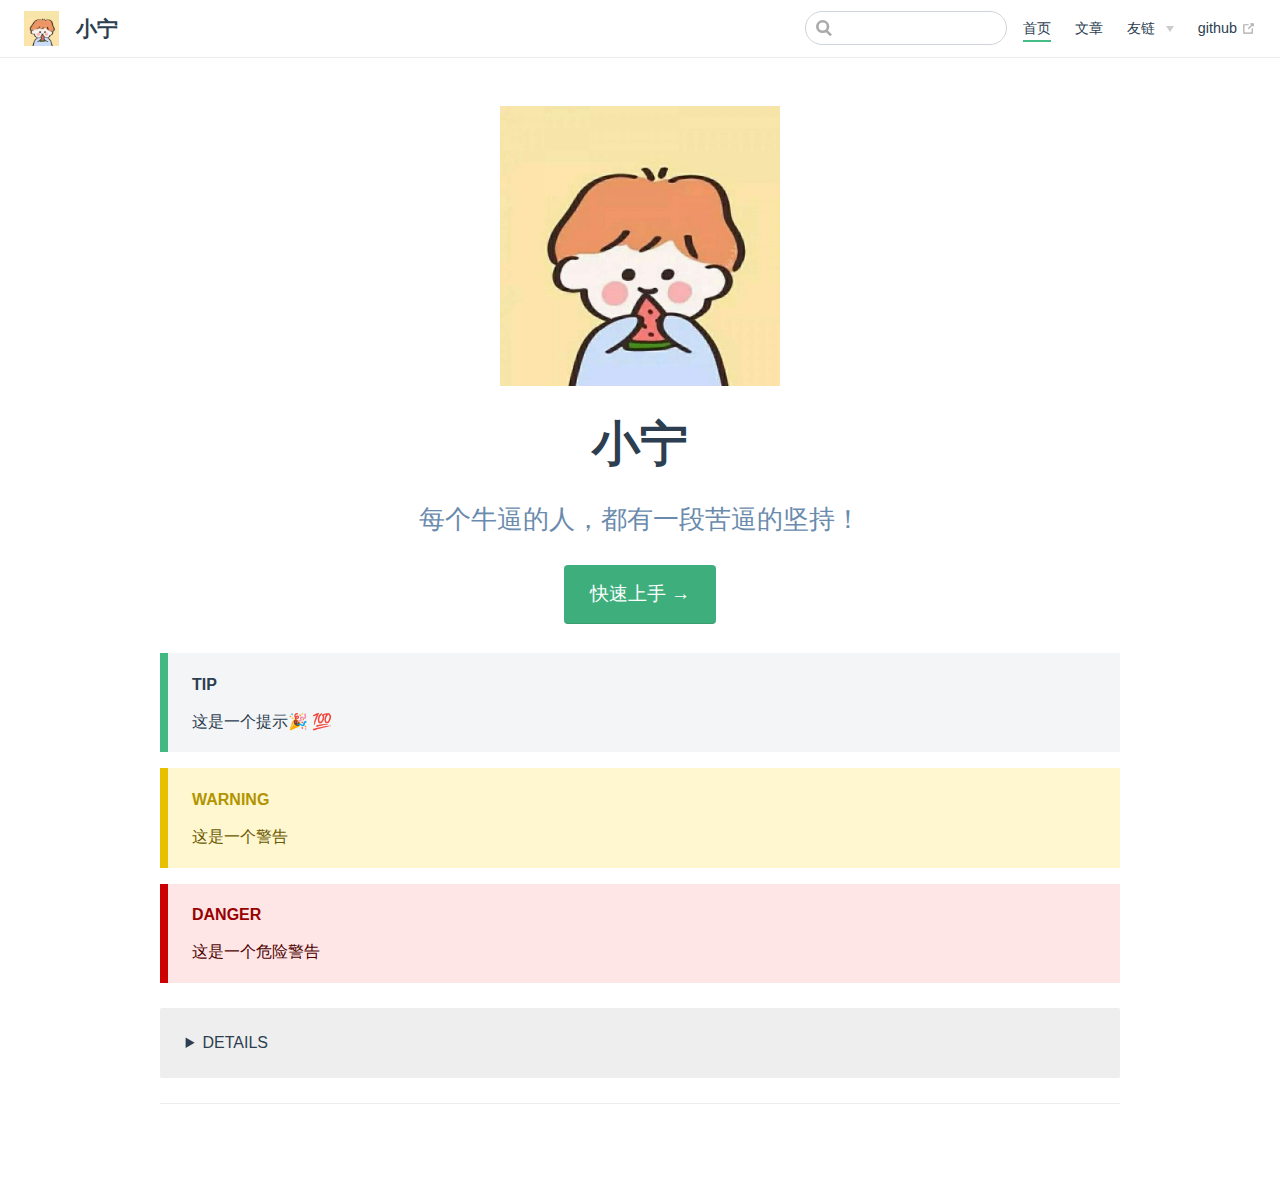
<file: index.html>
<!DOCTYPE html>
<html lang="en-US">
  <head>
    <meta charset="utf-8">
    <meta name="viewport" content="width=device-width,initial-scale=1">
    <title>小宁</title>
    <meta name="generator" content="VuePress 1.9.8">
    <script language="javascript" type="text/javascript" src="https://cdn.bootcdn.net/ajax/libs/jquery/3.5.1/jquery.min.js"></script>
    <script language="javascript" type="text/javascript" src="/js/MouseClickEffect.js"></script>
    <meta name="description" content="每个牛逼的人，都有一段苦逼的坚持！">
    
    <link rel="preload" href="/assets/css/0.styles.730dfb74.css" as="style"><link rel="preload" href="/assets/js/app.7d00eafa.js" as="script"><link rel="preload" href="/assets/js/2.ae9aea4f.js" as="script"><link rel="preload" href="/assets/js/11.b0550939.js" as="script"><link rel="prefetch" href="/assets/js/10.89f04d3a.js"><link rel="prefetch" href="/assets/js/12.1192abdc.js"><link rel="prefetch" href="/assets/js/13.362a8e91.js"><link rel="prefetch" href="/assets/js/14.f8effdd3.js"><link rel="prefetch" href="/assets/js/15.9c9bce5e.js"><link rel="prefetch" href="/assets/js/16.d54d72c6.js"><link rel="prefetch" href="/assets/js/3.47b7335c.js"><link rel="prefetch" href="/assets/js/4.b4f0f8d1.js"><link rel="prefetch" href="/assets/js/5.ab481155.js"><link rel="prefetch" href="/assets/js/6.24c596c2.js"><link rel="prefetch" href="/assets/js/7.85e44ce9.js"><link rel="prefetch" href="/assets/js/8.a5d8699b.js"><link rel="prefetch" href="/assets/js/9.e759a2ad.js">
    <link rel="stylesheet" href="/assets/css/0.styles.730dfb74.css">
  </head>
  <body>
    <div id="app" data-server-rendered="true"><div class="theme-container no-sidebar"><header class="navbar"><div class="sidebar-button"><svg xmlns="http://www.w3.org/2000/svg" aria-hidden="true" role="img" viewBox="0 0 448 512" class="icon"><path fill="currentColor" d="M436 124H12c-6.627 0-12-5.373-12-12V80c0-6.627 5.373-12 12-12h424c6.627 0 12 5.373 12 12v32c0 6.627-5.373 12-12 12zm0 160H12c-6.627 0-12-5.373-12-12v-32c0-6.627 5.373-12 12-12h424c6.627 0 12 5.373 12 12v32c0 6.627-5.373 12-12 12zm0 160H12c-6.627 0-12-5.373-12-12v-32c0-6.627 5.373-12 12-12h424c6.627 0 12 5.373 12 12v32c0 6.627-5.373 12-12 12z"></path></svg></div> <a href="/" aria-current="page" class="home-link router-link-exact-active router-link-active"><img src="/img/1.jpg" alt="小宁" class="logo"> <span class="site-name can-hide">小宁</span></a> <div class="links"><div class="search-box"><input aria-label="Search" autocomplete="off" spellcheck="false" value=""> <!----></div> <nav class="nav-links can-hide"><div class="nav-item"><a href="/" aria-current="page" class="nav-link router-link-exact-active router-link-active">
  首页
</a></div><div class="nav-item"><a href="/guide/" class="nav-link">
  文章
</a></div><div class="nav-item"><div class="dropdown-wrapper"><button type="button" aria-label="友链" class="dropdown-title"><span class="title">友链</span> <span class="arrow down"></span></button> <button type="button" aria-label="友链" class="mobile-dropdown-title"><span class="title">友链</span> <span class="arrow right"></span></button> <ul class="nav-dropdown" style="display:none;"><li class="dropdown-item"><!----> <a href="/.html" class="nav-link">
  待添加
</a></li><li class="dropdown-item"><!----> <a href="/.html" class="nav-link">
  待添加
</a></li></ul></div></div><div class="nav-item"><a href="https://google.com" target="_blank" rel="noopener noreferrer" class="nav-link external">
  github
  <span><svg xmlns="http://www.w3.org/2000/svg" aria-hidden="true" focusable="false" x="0px" y="0px" viewBox="0 0 100 100" width="15" height="15" class="icon outbound"><path fill="currentColor" d="M18.8,85.1h56l0,0c2.2,0,4-1.8,4-4v-32h-8v28h-48v-48h28v-8h-32l0,0c-2.2,0-4,1.8-4,4v56C14.8,83.3,16.6,85.1,18.8,85.1z"></path> <polygon fill="currentColor" points="45.7,48.7 51.3,54.3 77.2,28.5 77.2,37.2 85.2,37.2 85.2,14.9 62.8,14.9 62.8,22.9 71.5,22.9"></polygon></svg> <span class="sr-only">(opens new window)</span></span></a></div> <!----></nav></div></header> <div class="sidebar-mask"></div> <aside class="sidebar"><nav class="nav-links"><div class="nav-item"><a href="/" aria-current="page" class="nav-link router-link-exact-active router-link-active">
  首页
</a></div><div class="nav-item"><a href="/guide/" class="nav-link">
  文章
</a></div><div class="nav-item"><div class="dropdown-wrapper"><button type="button" aria-label="友链" class="dropdown-title"><span class="title">友链</span> <span class="arrow down"></span></button> <button type="button" aria-label="友链" class="mobile-dropdown-title"><span class="title">友链</span> <span class="arrow right"></span></button> <ul class="nav-dropdown" style="display:none;"><li class="dropdown-item"><!----> <a href="/.html" class="nav-link">
  待添加
</a></li><li class="dropdown-item"><!----> <a href="/.html" class="nav-link">
  待添加
</a></li></ul></div></div><div class="nav-item"><a href="https://google.com" target="_blank" rel="noopener noreferrer" class="nav-link external">
  github
  <span><svg xmlns="http://www.w3.org/2000/svg" aria-hidden="true" focusable="false" x="0px" y="0px" viewBox="0 0 100 100" width="15" height="15" class="icon outbound"><path fill="currentColor" d="M18.8,85.1h56l0,0c2.2,0,4-1.8,4-4v-32h-8v28h-48v-48h28v-8h-32l0,0c-2.2,0-4,1.8-4,4v56C14.8,83.3,16.6,85.1,18.8,85.1z"></path> <polygon fill="currentColor" points="45.7,48.7 51.3,54.3 77.2,28.5 77.2,37.2 85.2,37.2 85.2,14.9 62.8,14.9 62.8,22.9 71.5,22.9"></polygon></svg> <span class="sr-only">(opens new window)</span></span></a></div> <!----></nav>  <ul class="sidebar-links"><li><a href="/" aria-current="page" class="active sidebar-link">Home</a></li><li><section class="sidebar-group collapsable depth-0"><p class="sidebar-heading"><span>Linux</span> <span class="arrow right"></span></p> <!----></section></li><li><section class="sidebar-group collapsable depth-0"><p class="sidebar-heading"><span>JAVA</span> <span class="arrow right"></span></p> <!----></section></li></ul> </aside> <main aria-labelledby="main-title" class="home"><header class="hero"><img src="/img/1.jpg" alt="hero"> <h1 id="main-title">
      小宁
    </h1> <p class="description">
      每个牛逼的人，都有一段苦逼的坚持！
    </p> <p class="action"><a href="/guide/" class="nav-link action-button">
  快速上手 →
</a></p></header> <!----> <div class="theme-default-content custom content__default"><div class="custom-block tip"><p class="custom-block-title">TIP</p> <p>这是一个提示🎉 💯</p></div> <div class="custom-block warning"><p class="custom-block-title">WARNING</p> <p>这是一个警告</p></div> <div class="custom-block danger"><p class="custom-block-title">DANGER</p> <p>这是一个危险警告</p></div> <details class="custom-block details"><summary>DETAILS</summary> <p>这是一个详情块，在 IE / Edge 中不生效</p></details></div> <div class="footer content__footer"></div></main></div><div class="global-ui"><!----><div></div><div></div></div></div>
    <script src="/assets/js/app.7d00eafa.js" defer></script><script src="/assets/js/2.ae9aea4f.js" defer></script><script src="/assets/js/11.b0550939.js" defer></script>
  </body>
</html>
</file>
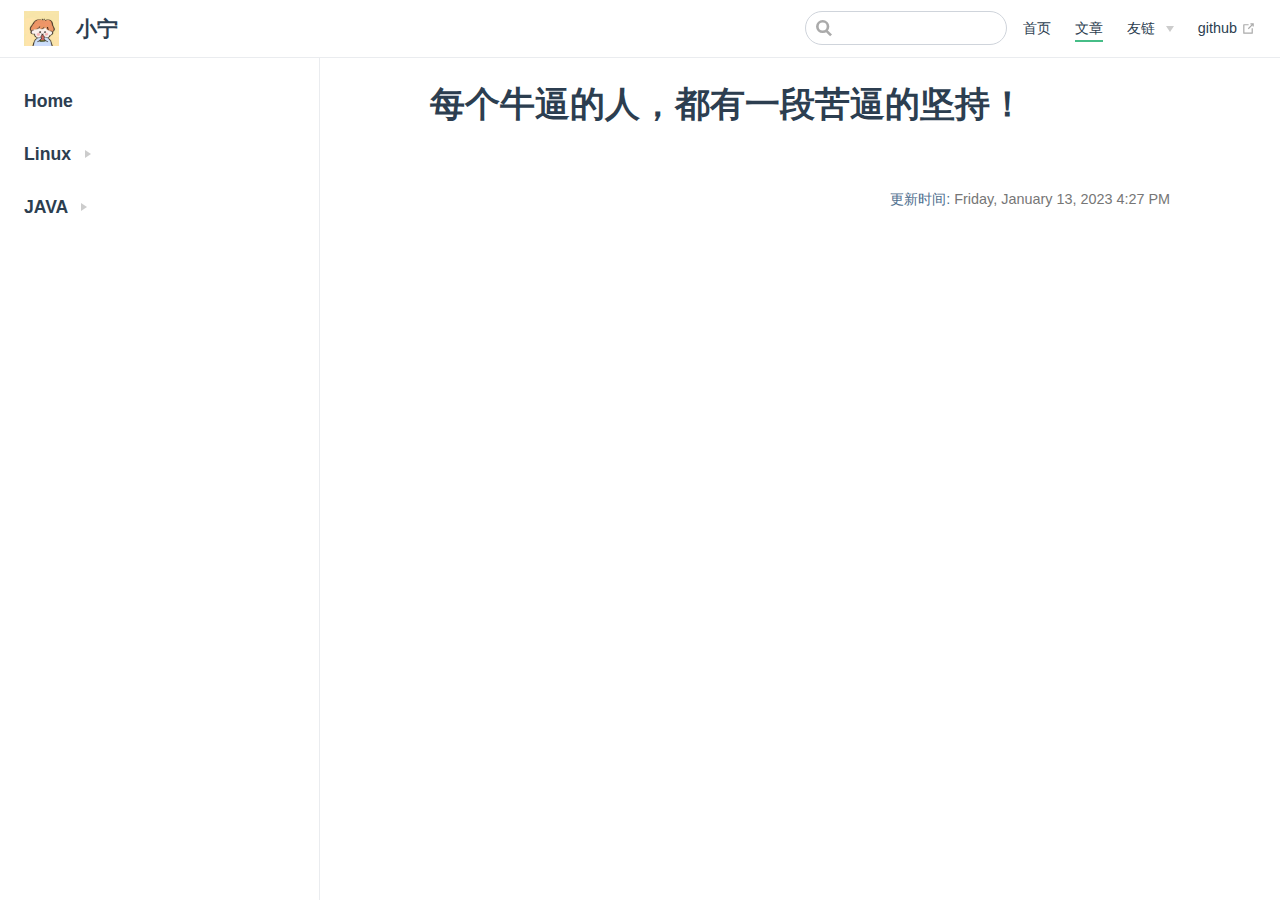
<file: guide/index.html>
<!DOCTYPE html>
<html lang="en-US">
  <head>
    <meta charset="utf-8">
    <meta name="viewport" content="width=device-width,initial-scale=1">
    <title>每个牛逼的人，都有一段苦逼的坚持！ | 小宁</title>
    <meta name="generator" content="VuePress 1.9.8">
    <script language="javascript" type="text/javascript" src="https://cdn.bootcdn.net/ajax/libs/jquery/3.5.1/jquery.min.js"></script>
    <script language="javascript" type="text/javascript" src="/js/MouseClickEffect.js"></script>
    <meta name="description" content="每个牛逼的人，都有一段苦逼的坚持！">
    
    <link rel="preload" href="/assets/css/0.styles.730dfb74.css" as="style"><link rel="preload" href="/assets/js/app.7d00eafa.js" as="script"><link rel="preload" href="/assets/js/2.ae9aea4f.js" as="script"><link rel="preload" href="/assets/js/12.1192abdc.js" as="script"><link rel="prefetch" href="/assets/js/10.89f04d3a.js"><link rel="prefetch" href="/assets/js/11.b0550939.js"><link rel="prefetch" href="/assets/js/13.362a8e91.js"><link rel="prefetch" href="/assets/js/14.f8effdd3.js"><link rel="prefetch" href="/assets/js/15.9c9bce5e.js"><link rel="prefetch" href="/assets/js/16.d54d72c6.js"><link rel="prefetch" href="/assets/js/3.47b7335c.js"><link rel="prefetch" href="/assets/js/4.b4f0f8d1.js"><link rel="prefetch" href="/assets/js/5.ab481155.js"><link rel="prefetch" href="/assets/js/6.24c596c2.js"><link rel="prefetch" href="/assets/js/7.85e44ce9.js"><link rel="prefetch" href="/assets/js/8.a5d8699b.js"><link rel="prefetch" href="/assets/js/9.e759a2ad.js">
    <link rel="stylesheet" href="/assets/css/0.styles.730dfb74.css">
  </head>
  <body>
    <div id="app" data-server-rendered="true"><div class="theme-container"><header class="navbar"><div class="sidebar-button"><svg xmlns="http://www.w3.org/2000/svg" aria-hidden="true" role="img" viewBox="0 0 448 512" class="icon"><path fill="currentColor" d="M436 124H12c-6.627 0-12-5.373-12-12V80c0-6.627 5.373-12 12-12h424c6.627 0 12 5.373 12 12v32c0 6.627-5.373 12-12 12zm0 160H12c-6.627 0-12-5.373-12-12v-32c0-6.627 5.373-12 12-12h424c6.627 0 12 5.373 12 12v32c0 6.627-5.373 12-12 12zm0 160H12c-6.627 0-12-5.373-12-12v-32c0-6.627 5.373-12 12-12h424c6.627 0 12 5.373 12 12v32c0 6.627-5.373 12-12 12z"></path></svg></div> <a href="/" class="home-link router-link-active"><img src="/img/1.jpg" alt="小宁" class="logo"> <span class="site-name can-hide">小宁</span></a> <div class="links"><div class="search-box"><input aria-label="Search" autocomplete="off" spellcheck="false" value=""> <!----></div> <nav class="nav-links can-hide"><div class="nav-item"><a href="/" class="nav-link">
  首页
</a></div><div class="nav-item"><a href="/guide/" aria-current="page" class="nav-link router-link-exact-active router-link-active">
  文章
</a></div><div class="nav-item"><div class="dropdown-wrapper"><button type="button" aria-label="友链" class="dropdown-title"><span class="title">友链</span> <span class="arrow down"></span></button> <button type="button" aria-label="友链" class="mobile-dropdown-title"><span class="title">友链</span> <span class="arrow right"></span></button> <ul class="nav-dropdown" style="display:none;"><li class="dropdown-item"><!----> <a href="/guide/.html" class="nav-link">
  待添加
</a></li><li class="dropdown-item"><!----> <a href="/guide/.html" class="nav-link">
  待添加
</a></li></ul></div></div><div class="nav-item"><a href="https://google.com" target="_blank" rel="noopener noreferrer" class="nav-link external">
  github
  <span><svg xmlns="http://www.w3.org/2000/svg" aria-hidden="true" focusable="false" x="0px" y="0px" viewBox="0 0 100 100" width="15" height="15" class="icon outbound"><path fill="currentColor" d="M18.8,85.1h56l0,0c2.2,0,4-1.8,4-4v-32h-8v28h-48v-48h28v-8h-32l0,0c-2.2,0-4,1.8-4,4v56C14.8,83.3,16.6,85.1,18.8,85.1z"></path> <polygon fill="currentColor" points="45.7,48.7 51.3,54.3 77.2,28.5 77.2,37.2 85.2,37.2 85.2,14.9 62.8,14.9 62.8,22.9 71.5,22.9"></polygon></svg> <span class="sr-only">(opens new window)</span></span></a></div> <!----></nav></div></header> <div class="sidebar-mask"></div> <aside class="sidebar"><nav class="nav-links"><div class="nav-item"><a href="/" class="nav-link">
  首页
</a></div><div class="nav-item"><a href="/guide/" aria-current="page" class="nav-link router-link-exact-active router-link-active">
  文章
</a></div><div class="nav-item"><div class="dropdown-wrapper"><button type="button" aria-label="友链" class="dropdown-title"><span class="title">友链</span> <span class="arrow down"></span></button> <button type="button" aria-label="友链" class="mobile-dropdown-title"><span class="title">友链</span> <span class="arrow right"></span></button> <ul class="nav-dropdown" style="display:none;"><li class="dropdown-item"><!----> <a href="/guide/.html" class="nav-link">
  待添加
</a></li><li class="dropdown-item"><!----> <a href="/guide/.html" class="nav-link">
  待添加
</a></li></ul></div></div><div class="nav-item"><a href="https://google.com" target="_blank" rel="noopener noreferrer" class="nav-link external">
  github
  <span><svg xmlns="http://www.w3.org/2000/svg" aria-hidden="true" focusable="false" x="0px" y="0px" viewBox="0 0 100 100" width="15" height="15" class="icon outbound"><path fill="currentColor" d="M18.8,85.1h56l0,0c2.2,0,4-1.8,4-4v-32h-8v28h-48v-48h28v-8h-32l0,0c-2.2,0-4,1.8-4,4v56C14.8,83.3,16.6,85.1,18.8,85.1z"></path> <polygon fill="currentColor" points="45.7,48.7 51.3,54.3 77.2,28.5 77.2,37.2 85.2,37.2 85.2,14.9 62.8,14.9 62.8,22.9 71.5,22.9"></polygon></svg> <span class="sr-only">(opens new window)</span></span></a></div> <!----></nav>  <ul class="sidebar-links"><li><a href="/" aria-current="page" class="sidebar-link">Home</a></li><li><section class="sidebar-group collapsable depth-0"><p class="sidebar-heading"><span>Linux</span> <span class="arrow right"></span></p> <!----></section></li><li><section class="sidebar-group collapsable depth-0"><p class="sidebar-heading"><span>JAVA</span> <span class="arrow right"></span></p> <!----></section></li></ul> </aside> <main class="page"> <div class="theme-default-content content__default"><h1 id="每个牛逼的人-都有一段苦逼的坚持"><a href="#每个牛逼的人-都有一段苦逼的坚持" class="header-anchor">#</a> 每个牛逼的人，都有一段苦逼的坚持！</h1></div> <footer class="page-edit"><!----> <div class="last-updated"><span class="prefix">更新时间:</span> <span class="time">Friday, January 13, 2023 4:27 PM</span></div></footer> <!----> </main></div><div class="global-ui"><!----><div></div><div></div></div></div>
    <script src="/assets/js/app.7d00eafa.js" defer></script><script src="/assets/js/2.ae9aea4f.js" defer></script><script src="/assets/js/12.1192abdc.js" defer></script>
  </body>
</html>
</file>
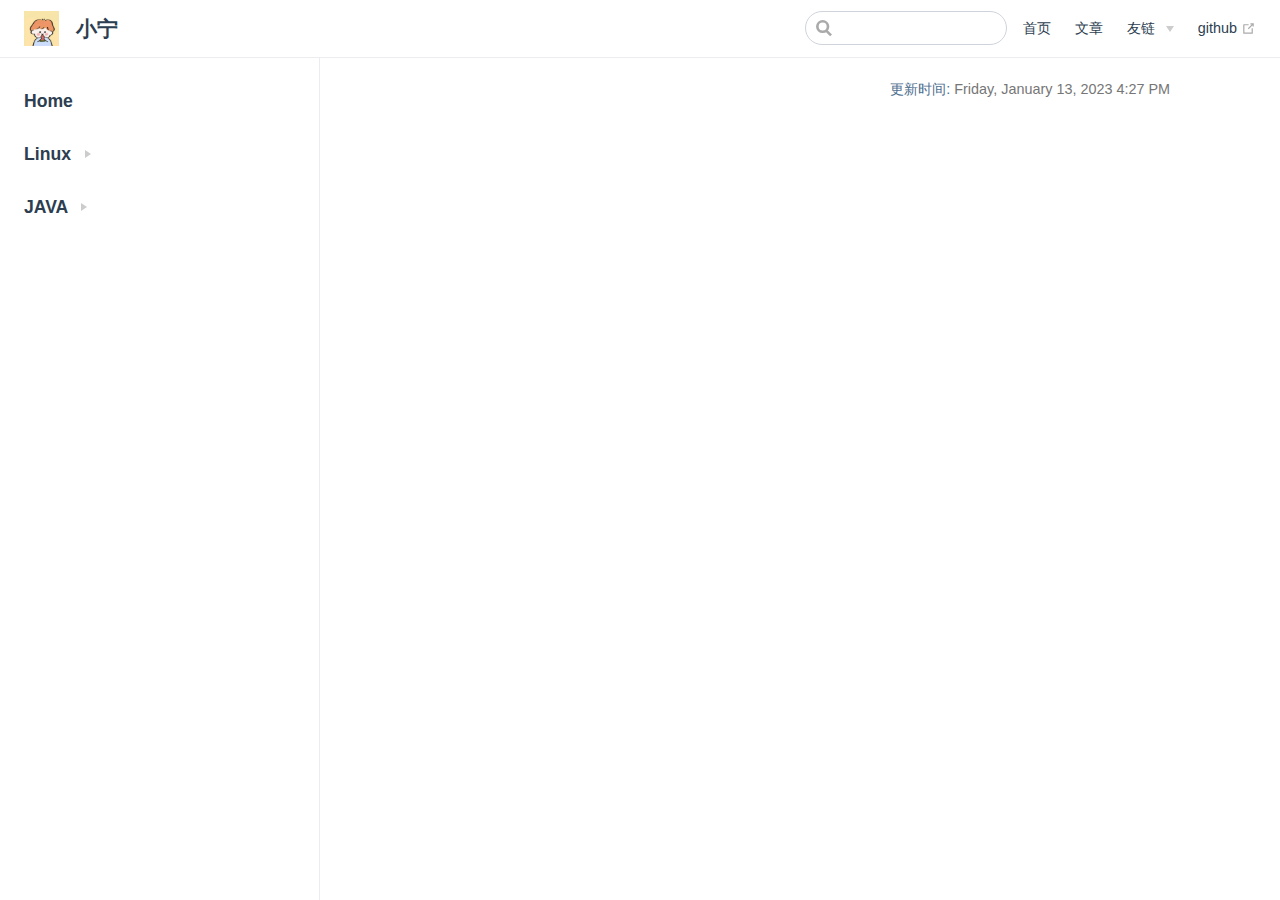
<file: link/index.html>
<!DOCTYPE html>
<html lang="en-US">
  <head>
    <meta charset="utf-8">
    <meta name="viewport" content="width=device-width,initial-scale=1">
    <title>小宁</title>
    <meta name="generator" content="VuePress 1.9.8">
    <script language="javascript" type="text/javascript" src="https://cdn.bootcdn.net/ajax/libs/jquery/3.5.1/jquery.min.js"></script>
    <script language="javascript" type="text/javascript" src="/js/MouseClickEffect.js"></script>
    <meta name="description" content="每个牛逼的人，都有一段苦逼的坚持！">
    
    <link rel="preload" href="/assets/css/0.styles.730dfb74.css" as="style"><link rel="preload" href="/assets/js/app.7d00eafa.js" as="script"><link rel="preload" href="/assets/js/2.ae9aea4f.js" as="script"><link rel="preload" href="/assets/js/13.362a8e91.js" as="script"><link rel="prefetch" href="/assets/js/10.89f04d3a.js"><link rel="prefetch" href="/assets/js/11.b0550939.js"><link rel="prefetch" href="/assets/js/12.1192abdc.js"><link rel="prefetch" href="/assets/js/14.f8effdd3.js"><link rel="prefetch" href="/assets/js/15.9c9bce5e.js"><link rel="prefetch" href="/assets/js/16.d54d72c6.js"><link rel="prefetch" href="/assets/js/3.47b7335c.js"><link rel="prefetch" href="/assets/js/4.b4f0f8d1.js"><link rel="prefetch" href="/assets/js/5.ab481155.js"><link rel="prefetch" href="/assets/js/6.24c596c2.js"><link rel="prefetch" href="/assets/js/7.85e44ce9.js"><link rel="prefetch" href="/assets/js/8.a5d8699b.js"><link rel="prefetch" href="/assets/js/9.e759a2ad.js">
    <link rel="stylesheet" href="/assets/css/0.styles.730dfb74.css">
  </head>
  <body>
    <div id="app" data-server-rendered="true"><div class="theme-container"><header class="navbar"><div class="sidebar-button"><svg xmlns="http://www.w3.org/2000/svg" aria-hidden="true" role="img" viewBox="0 0 448 512" class="icon"><path fill="currentColor" d="M436 124H12c-6.627 0-12-5.373-12-12V80c0-6.627 5.373-12 12-12h424c6.627 0 12 5.373 12 12v32c0 6.627-5.373 12-12 12zm0 160H12c-6.627 0-12-5.373-12-12v-32c0-6.627 5.373-12 12-12h424c6.627 0 12 5.373 12 12v32c0 6.627-5.373 12-12 12zm0 160H12c-6.627 0-12-5.373-12-12v-32c0-6.627 5.373-12 12-12h424c6.627 0 12 5.373 12 12v32c0 6.627-5.373 12-12 12z"></path></svg></div> <a href="/" class="home-link router-link-active"><img src="/img/1.jpg" alt="小宁" class="logo"> <span class="site-name can-hide">小宁</span></a> <div class="links"><div class="search-box"><input aria-label="Search" autocomplete="off" spellcheck="false" value=""> <!----></div> <nav class="nav-links can-hide"><div class="nav-item"><a href="/" class="nav-link">
  首页
</a></div><div class="nav-item"><a href="/guide/" class="nav-link">
  文章
</a></div><div class="nav-item"><div class="dropdown-wrapper"><button type="button" aria-label="友链" class="dropdown-title"><span class="title">友链</span> <span class="arrow down"></span></button> <button type="button" aria-label="友链" class="mobile-dropdown-title"><span class="title">友链</span> <span class="arrow right"></span></button> <ul class="nav-dropdown" style="display:none;"><li class="dropdown-item"><!----> <a href="/link/.html" class="nav-link">
  待添加
</a></li><li class="dropdown-item"><!----> <a href="/link/.html" class="nav-link">
  待添加
</a></li></ul></div></div><div class="nav-item"><a href="https://google.com" target="_blank" rel="noopener noreferrer" class="nav-link external">
  github
  <span><svg xmlns="http://www.w3.org/2000/svg" aria-hidden="true" focusable="false" x="0px" y="0px" viewBox="0 0 100 100" width="15" height="15" class="icon outbound"><path fill="currentColor" d="M18.8,85.1h56l0,0c2.2,0,4-1.8,4-4v-32h-8v28h-48v-48h28v-8h-32l0,0c-2.2,0-4,1.8-4,4v56C14.8,83.3,16.6,85.1,18.8,85.1z"></path> <polygon fill="currentColor" points="45.7,48.7 51.3,54.3 77.2,28.5 77.2,37.2 85.2,37.2 85.2,14.9 62.8,14.9 62.8,22.9 71.5,22.9"></polygon></svg> <span class="sr-only">(opens new window)</span></span></a></div> <!----></nav></div></header> <div class="sidebar-mask"></div> <aside class="sidebar"><nav class="nav-links"><div class="nav-item"><a href="/" class="nav-link">
  首页
</a></div><div class="nav-item"><a href="/guide/" class="nav-link">
  文章
</a></div><div class="nav-item"><div class="dropdown-wrapper"><button type="button" aria-label="友链" class="dropdown-title"><span class="title">友链</span> <span class="arrow down"></span></button> <button type="button" aria-label="友链" class="mobile-dropdown-title"><span class="title">友链</span> <span class="arrow right"></span></button> <ul class="nav-dropdown" style="display:none;"><li class="dropdown-item"><!----> <a href="/link/.html" class="nav-link">
  待添加
</a></li><li class="dropdown-item"><!----> <a href="/link/.html" class="nav-link">
  待添加
</a></li></ul></div></div><div class="nav-item"><a href="https://google.com" target="_blank" rel="noopener noreferrer" class="nav-link external">
  github
  <span><svg xmlns="http://www.w3.org/2000/svg" aria-hidden="true" focusable="false" x="0px" y="0px" viewBox="0 0 100 100" width="15" height="15" class="icon outbound"><path fill="currentColor" d="M18.8,85.1h56l0,0c2.2,0,4-1.8,4-4v-32h-8v28h-48v-48h28v-8h-32l0,0c-2.2,0-4,1.8-4,4v56C14.8,83.3,16.6,85.1,18.8,85.1z"></path> <polygon fill="currentColor" points="45.7,48.7 51.3,54.3 77.2,28.5 77.2,37.2 85.2,37.2 85.2,14.9 62.8,14.9 62.8,22.9 71.5,22.9"></polygon></svg> <span class="sr-only">(opens new window)</span></span></a></div> <!----></nav>  <ul class="sidebar-links"><li><a href="/" aria-current="page" class="sidebar-link">Home</a></li><li><section class="sidebar-group collapsable depth-0"><p class="sidebar-heading"><span>Linux</span> <span class="arrow right"></span></p> <!----></section></li><li><section class="sidebar-group collapsable depth-0"><p class="sidebar-heading"><span>JAVA</span> <span class="arrow right"></span></p> <!----></section></li></ul> </aside> <main class="page"> <div class="theme-default-content content__default"></div> <footer class="page-edit"><!----> <div class="last-updated"><span class="prefix">更新时间:</span> <span class="time">Friday, January 13, 2023 4:27 PM</span></div></footer> <!----> </main></div><div class="global-ui"><!----><div></div><div></div></div></div>
    <script src="/assets/js/app.7d00eafa.js" defer></script><script src="/assets/js/2.ae9aea4f.js" defer></script><script src="/assets/js/13.362a8e91.js" defer></script>
  </body>
</html>
</file>
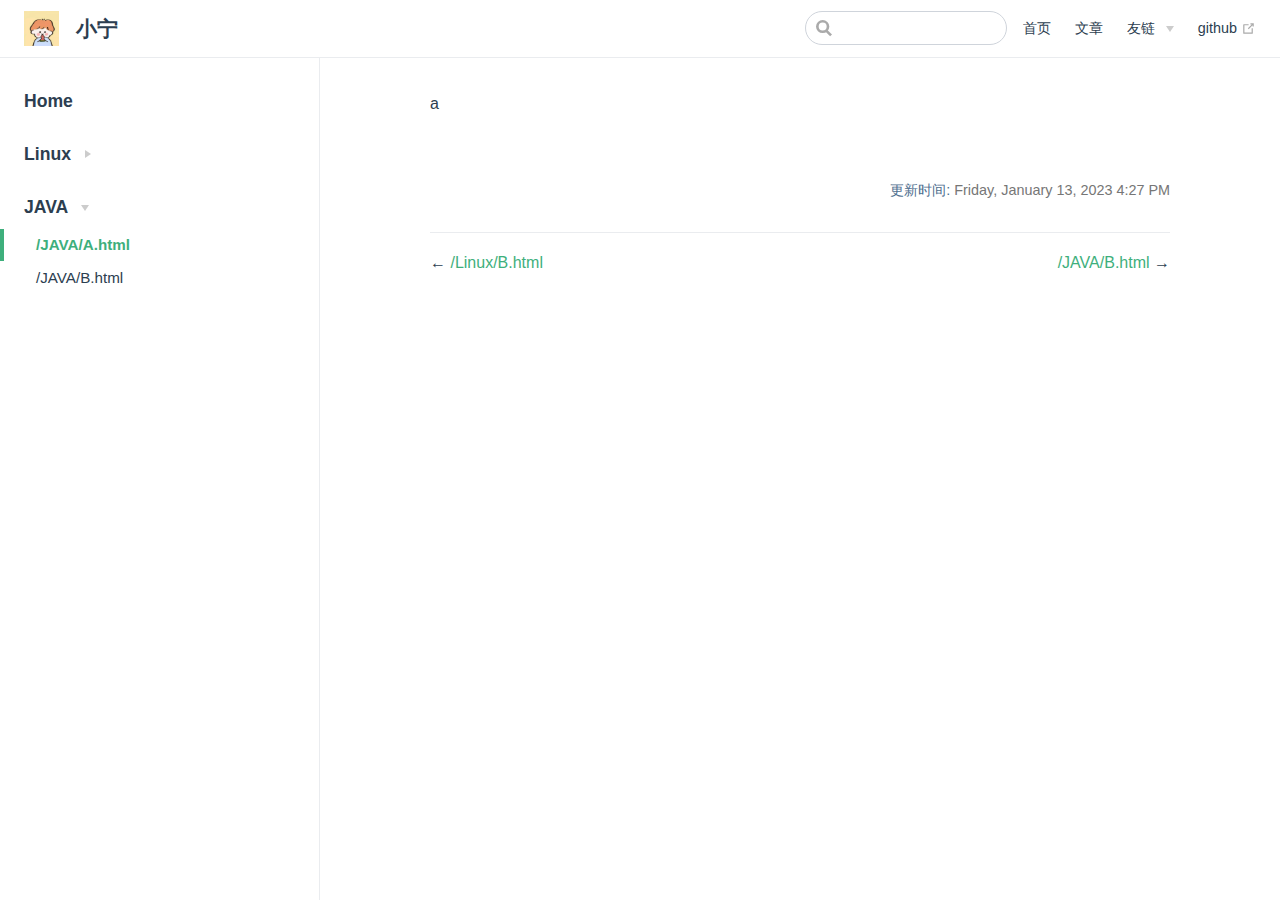
<file: JAVA/A.html>
<!DOCTYPE html>
<html lang="en-US">
  <head>
    <meta charset="utf-8">
    <meta name="viewport" content="width=device-width,initial-scale=1">
    <title>小宁</title>
    <meta name="generator" content="VuePress 1.9.8">
    <script language="javascript" type="text/javascript" src="https://cdn.bootcdn.net/ajax/libs/jquery/3.5.1/jquery.min.js"></script>
    <script language="javascript" type="text/javascript" src="/js/MouseClickEffect.js"></script>
    <meta name="description" content="每个牛逼的人，都有一段苦逼的坚持！">
    
    <link rel="preload" href="/assets/css/0.styles.730dfb74.css" as="style"><link rel="preload" href="/assets/js/app.7d00eafa.js" as="script"><link rel="preload" href="/assets/js/2.ae9aea4f.js" as="script"><link rel="preload" href="/assets/js/7.85e44ce9.js" as="script"><link rel="prefetch" href="/assets/js/10.89f04d3a.js"><link rel="prefetch" href="/assets/js/11.b0550939.js"><link rel="prefetch" href="/assets/js/12.1192abdc.js"><link rel="prefetch" href="/assets/js/13.362a8e91.js"><link rel="prefetch" href="/assets/js/14.f8effdd3.js"><link rel="prefetch" href="/assets/js/15.9c9bce5e.js"><link rel="prefetch" href="/assets/js/16.d54d72c6.js"><link rel="prefetch" href="/assets/js/3.47b7335c.js"><link rel="prefetch" href="/assets/js/4.b4f0f8d1.js"><link rel="prefetch" href="/assets/js/5.ab481155.js"><link rel="prefetch" href="/assets/js/6.24c596c2.js"><link rel="prefetch" href="/assets/js/8.a5d8699b.js"><link rel="prefetch" href="/assets/js/9.e759a2ad.js">
    <link rel="stylesheet" href="/assets/css/0.styles.730dfb74.css">
  </head>
  <body>
    <div id="app" data-server-rendered="true"><div class="theme-container"><header class="navbar"><div class="sidebar-button"><svg xmlns="http://www.w3.org/2000/svg" aria-hidden="true" role="img" viewBox="0 0 448 512" class="icon"><path fill="currentColor" d="M436 124H12c-6.627 0-12-5.373-12-12V80c0-6.627 5.373-12 12-12h424c6.627 0 12 5.373 12 12v32c0 6.627-5.373 12-12 12zm0 160H12c-6.627 0-12-5.373-12-12v-32c0-6.627 5.373-12 12-12h424c6.627 0 12 5.373 12 12v32c0 6.627-5.373 12-12 12zm0 160H12c-6.627 0-12-5.373-12-12v-32c0-6.627 5.373-12 12-12h424c6.627 0 12 5.373 12 12v32c0 6.627-5.373 12-12 12z"></path></svg></div> <a href="/" class="home-link router-link-active"><img src="/img/1.jpg" alt="小宁" class="logo"> <span class="site-name can-hide">小宁</span></a> <div class="links"><div class="search-box"><input aria-label="Search" autocomplete="off" spellcheck="false" value=""> <!----></div> <nav class="nav-links can-hide"><div class="nav-item"><a href="/" class="nav-link">
  首页
</a></div><div class="nav-item"><a href="/guide/" class="nav-link">
  文章
</a></div><div class="nav-item"><div class="dropdown-wrapper"><button type="button" aria-label="友链" class="dropdown-title"><span class="title">友链</span> <span class="arrow down"></span></button> <button type="button" aria-label="友链" class="mobile-dropdown-title"><span class="title">友链</span> <span class="arrow right"></span></button> <ul class="nav-dropdown" style="display:none;"><li class="dropdown-item"><!----> <a href="/JAVA/.html" class="nav-link">
  待添加
</a></li><li class="dropdown-item"><!----> <a href="/JAVA/.html" class="nav-link">
  待添加
</a></li></ul></div></div><div class="nav-item"><a href="https://google.com" target="_blank" rel="noopener noreferrer" class="nav-link external">
  github
  <span><svg xmlns="http://www.w3.org/2000/svg" aria-hidden="true" focusable="false" x="0px" y="0px" viewBox="0 0 100 100" width="15" height="15" class="icon outbound"><path fill="currentColor" d="M18.8,85.1h56l0,0c2.2,0,4-1.8,4-4v-32h-8v28h-48v-48h28v-8h-32l0,0c-2.2,0-4,1.8-4,4v56C14.8,83.3,16.6,85.1,18.8,85.1z"></path> <polygon fill="currentColor" points="45.7,48.7 51.3,54.3 77.2,28.5 77.2,37.2 85.2,37.2 85.2,14.9 62.8,14.9 62.8,22.9 71.5,22.9"></polygon></svg> <span class="sr-only">(opens new window)</span></span></a></div> <!----></nav></div></header> <div class="sidebar-mask"></div> <aside class="sidebar"><nav class="nav-links"><div class="nav-item"><a href="/" class="nav-link">
  首页
</a></div><div class="nav-item"><a href="/guide/" class="nav-link">
  文章
</a></div><div class="nav-item"><div class="dropdown-wrapper"><button type="button" aria-label="友链" class="dropdown-title"><span class="title">友链</span> <span class="arrow down"></span></button> <button type="button" aria-label="友链" class="mobile-dropdown-title"><span class="title">友链</span> <span class="arrow right"></span></button> <ul class="nav-dropdown" style="display:none;"><li class="dropdown-item"><!----> <a href="/JAVA/.html" class="nav-link">
  待添加
</a></li><li class="dropdown-item"><!----> <a href="/JAVA/.html" class="nav-link">
  待添加
</a></li></ul></div></div><div class="nav-item"><a href="https://google.com" target="_blank" rel="noopener noreferrer" class="nav-link external">
  github
  <span><svg xmlns="http://www.w3.org/2000/svg" aria-hidden="true" focusable="false" x="0px" y="0px" viewBox="0 0 100 100" width="15" height="15" class="icon outbound"><path fill="currentColor" d="M18.8,85.1h56l0,0c2.2,0,4-1.8,4-4v-32h-8v28h-48v-48h28v-8h-32l0,0c-2.2,0-4,1.8-4,4v56C14.8,83.3,16.6,85.1,18.8,85.1z"></path> <polygon fill="currentColor" points="45.7,48.7 51.3,54.3 77.2,28.5 77.2,37.2 85.2,37.2 85.2,14.9 62.8,14.9 62.8,22.9 71.5,22.9"></polygon></svg> <span class="sr-only">(opens new window)</span></span></a></div> <!----></nav>  <ul class="sidebar-links"><li><a href="/" aria-current="page" class="sidebar-link">Home</a></li><li><section class="sidebar-group collapsable depth-0"><p class="sidebar-heading"><span>Linux</span> <span class="arrow right"></span></p> <!----></section></li><li><section class="sidebar-group collapsable depth-0"><p class="sidebar-heading open"><span>JAVA</span> <span class="arrow down"></span></p> <ul class="sidebar-links sidebar-group-items"><li><a href="/JAVA/A.html" aria-current="page" class="active sidebar-link">/JAVA/A.html</a></li><li><a href="/JAVA/B.html" class="sidebar-link">/JAVA/B.html</a></li></ul></section></li></ul> </aside> <main class="page"> <div class="theme-default-content content__default"><p>a</p></div> <footer class="page-edit"><!----> <div class="last-updated"><span class="prefix">更新时间:</span> <span class="time">Friday, January 13, 2023 4:27 PM</span></div></footer> <div class="page-nav"><p class="inner"><span class="prev">
      ←
      <a href="/Linux/B.html" class="prev">
        /Linux/B.html
      </a></span> <span class="next"><a href="/JAVA/B.html">
        /JAVA/B.html
      </a>
      →
    </span></p></div> </main></div><div class="global-ui"><!----><div></div><div></div></div></div>
    <script src="/assets/js/app.7d00eafa.js" defer></script><script src="/assets/js/2.ae9aea4f.js" defer></script><script src="/assets/js/7.85e44ce9.js" defer></script>
  </body>
</html>
</file>
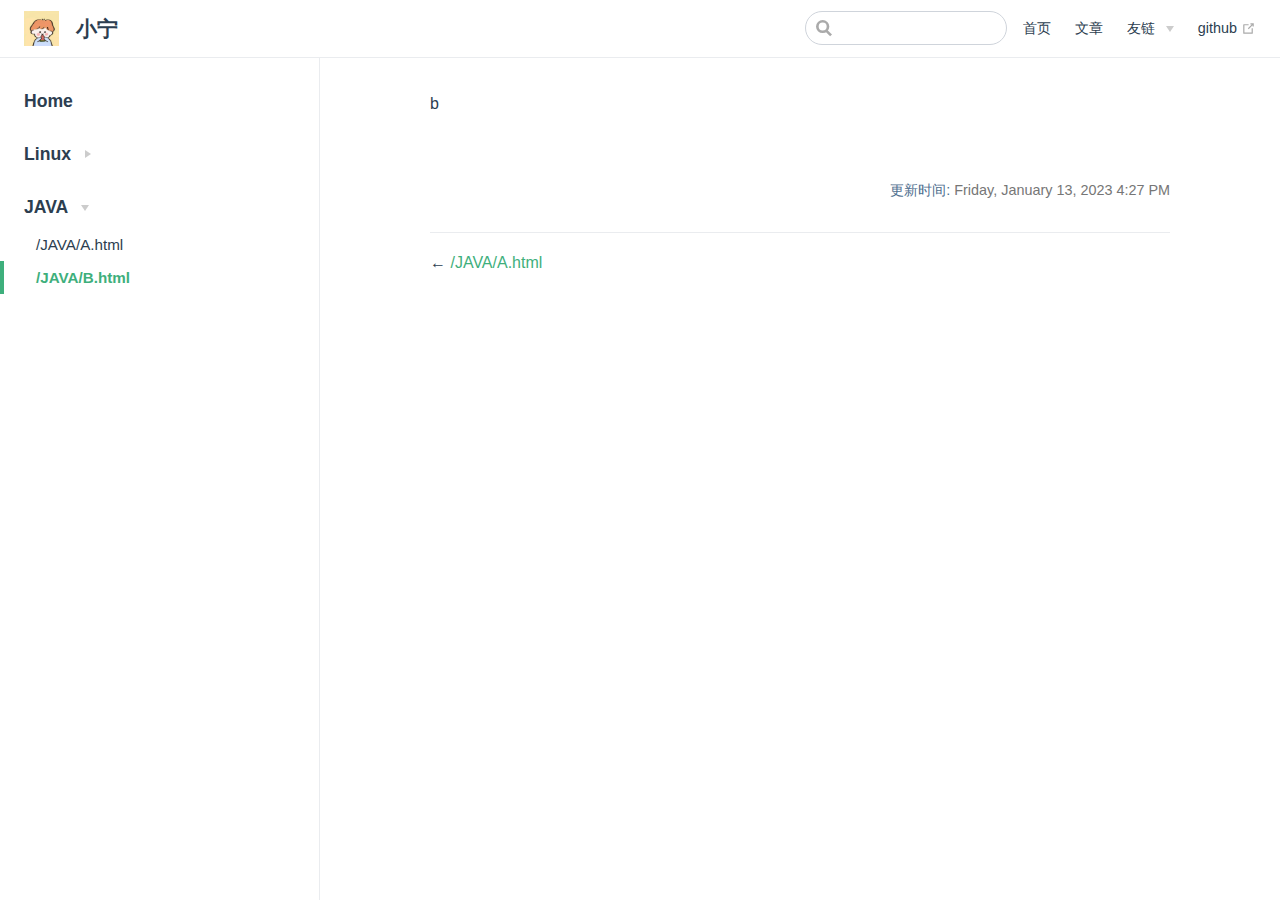
<file: JAVA/B.html>
<!DOCTYPE html>
<html lang="en-US">
  <head>
    <meta charset="utf-8">
    <meta name="viewport" content="width=device-width,initial-scale=1">
    <title>小宁</title>
    <meta name="generator" content="VuePress 1.9.8">
    <script language="javascript" type="text/javascript" src="https://cdn.bootcdn.net/ajax/libs/jquery/3.5.1/jquery.min.js"></script>
    <script language="javascript" type="text/javascript" src="/js/MouseClickEffect.js"></script>
    <meta name="description" content="每个牛逼的人，都有一段苦逼的坚持！">
    
    <link rel="preload" href="/assets/css/0.styles.730dfb74.css" as="style"><link rel="preload" href="/assets/js/app.7d00eafa.js" as="script"><link rel="preload" href="/assets/js/2.ae9aea4f.js" as="script"><link rel="preload" href="/assets/js/8.a5d8699b.js" as="script"><link rel="prefetch" href="/assets/js/10.89f04d3a.js"><link rel="prefetch" href="/assets/js/11.b0550939.js"><link rel="prefetch" href="/assets/js/12.1192abdc.js"><link rel="prefetch" href="/assets/js/13.362a8e91.js"><link rel="prefetch" href="/assets/js/14.f8effdd3.js"><link rel="prefetch" href="/assets/js/15.9c9bce5e.js"><link rel="prefetch" href="/assets/js/16.d54d72c6.js"><link rel="prefetch" href="/assets/js/3.47b7335c.js"><link rel="prefetch" href="/assets/js/4.b4f0f8d1.js"><link rel="prefetch" href="/assets/js/5.ab481155.js"><link rel="prefetch" href="/assets/js/6.24c596c2.js"><link rel="prefetch" href="/assets/js/7.85e44ce9.js"><link rel="prefetch" href="/assets/js/9.e759a2ad.js">
    <link rel="stylesheet" href="/assets/css/0.styles.730dfb74.css">
  </head>
  <body>
    <div id="app" data-server-rendered="true"><div class="theme-container"><header class="navbar"><div class="sidebar-button"><svg xmlns="http://www.w3.org/2000/svg" aria-hidden="true" role="img" viewBox="0 0 448 512" class="icon"><path fill="currentColor" d="M436 124H12c-6.627 0-12-5.373-12-12V80c0-6.627 5.373-12 12-12h424c6.627 0 12 5.373 12 12v32c0 6.627-5.373 12-12 12zm0 160H12c-6.627 0-12-5.373-12-12v-32c0-6.627 5.373-12 12-12h424c6.627 0 12 5.373 12 12v32c0 6.627-5.373 12-12 12zm0 160H12c-6.627 0-12-5.373-12-12v-32c0-6.627 5.373-12 12-12h424c6.627 0 12 5.373 12 12v32c0 6.627-5.373 12-12 12z"></path></svg></div> <a href="/" class="home-link router-link-active"><img src="/img/1.jpg" alt="小宁" class="logo"> <span class="site-name can-hide">小宁</span></a> <div class="links"><div class="search-box"><input aria-label="Search" autocomplete="off" spellcheck="false" value=""> <!----></div> <nav class="nav-links can-hide"><div class="nav-item"><a href="/" class="nav-link">
  首页
</a></div><div class="nav-item"><a href="/guide/" class="nav-link">
  文章
</a></div><div class="nav-item"><div class="dropdown-wrapper"><button type="button" aria-label="友链" class="dropdown-title"><span class="title">友链</span> <span class="arrow down"></span></button> <button type="button" aria-label="友链" class="mobile-dropdown-title"><span class="title">友链</span> <span class="arrow right"></span></button> <ul class="nav-dropdown" style="display:none;"><li class="dropdown-item"><!----> <a href="/JAVA/.html" class="nav-link">
  待添加
</a></li><li class="dropdown-item"><!----> <a href="/JAVA/.html" class="nav-link">
  待添加
</a></li></ul></div></div><div class="nav-item"><a href="https://google.com" target="_blank" rel="noopener noreferrer" class="nav-link external">
  github
  <span><svg xmlns="http://www.w3.org/2000/svg" aria-hidden="true" focusable="false" x="0px" y="0px" viewBox="0 0 100 100" width="15" height="15" class="icon outbound"><path fill="currentColor" d="M18.8,85.1h56l0,0c2.2,0,4-1.8,4-4v-32h-8v28h-48v-48h28v-8h-32l0,0c-2.2,0-4,1.8-4,4v56C14.8,83.3,16.6,85.1,18.8,85.1z"></path> <polygon fill="currentColor" points="45.7,48.7 51.3,54.3 77.2,28.5 77.2,37.2 85.2,37.2 85.2,14.9 62.8,14.9 62.8,22.9 71.5,22.9"></polygon></svg> <span class="sr-only">(opens new window)</span></span></a></div> <!----></nav></div></header> <div class="sidebar-mask"></div> <aside class="sidebar"><nav class="nav-links"><div class="nav-item"><a href="/" class="nav-link">
  首页
</a></div><div class="nav-item"><a href="/guide/" class="nav-link">
  文章
</a></div><div class="nav-item"><div class="dropdown-wrapper"><button type="button" aria-label="友链" class="dropdown-title"><span class="title">友链</span> <span class="arrow down"></span></button> <button type="button" aria-label="友链" class="mobile-dropdown-title"><span class="title">友链</span> <span class="arrow right"></span></button> <ul class="nav-dropdown" style="display:none;"><li class="dropdown-item"><!----> <a href="/JAVA/.html" class="nav-link">
  待添加
</a></li><li class="dropdown-item"><!----> <a href="/JAVA/.html" class="nav-link">
  待添加
</a></li></ul></div></div><div class="nav-item"><a href="https://google.com" target="_blank" rel="noopener noreferrer" class="nav-link external">
  github
  <span><svg xmlns="http://www.w3.org/2000/svg" aria-hidden="true" focusable="false" x="0px" y="0px" viewBox="0 0 100 100" width="15" height="15" class="icon outbound"><path fill="currentColor" d="M18.8,85.1h56l0,0c2.2,0,4-1.8,4-4v-32h-8v28h-48v-48h28v-8h-32l0,0c-2.2,0-4,1.8-4,4v56C14.8,83.3,16.6,85.1,18.8,85.1z"></path> <polygon fill="currentColor" points="45.7,48.7 51.3,54.3 77.2,28.5 77.2,37.2 85.2,37.2 85.2,14.9 62.8,14.9 62.8,22.9 71.5,22.9"></polygon></svg> <span class="sr-only">(opens new window)</span></span></a></div> <!----></nav>  <ul class="sidebar-links"><li><a href="/" aria-current="page" class="sidebar-link">Home</a></li><li><section class="sidebar-group collapsable depth-0"><p class="sidebar-heading"><span>Linux</span> <span class="arrow right"></span></p> <!----></section></li><li><section class="sidebar-group collapsable depth-0"><p class="sidebar-heading open"><span>JAVA</span> <span class="arrow down"></span></p> <ul class="sidebar-links sidebar-group-items"><li><a href="/JAVA/A.html" class="sidebar-link">/JAVA/A.html</a></li><li><a href="/JAVA/B.html" aria-current="page" class="active sidebar-link">/JAVA/B.html</a></li></ul></section></li></ul> </aside> <main class="page"> <div class="theme-default-content content__default"><p>b</p></div> <footer class="page-edit"><!----> <div class="last-updated"><span class="prefix">更新时间:</span> <span class="time">Friday, January 13, 2023 4:27 PM</span></div></footer> <div class="page-nav"><p class="inner"><span class="prev">
      ←
      <a href="/JAVA/A.html" class="prev">
        /JAVA/A.html
      </a></span> <!----></p></div> </main></div><div class="global-ui"><!----><div></div><div></div></div></div>
    <script src="/assets/js/app.7d00eafa.js" defer></script><script src="/assets/js/2.ae9aea4f.js" defer></script><script src="/assets/js/8.a5d8699b.js" defer></script>
  </body>
</html>
</file>
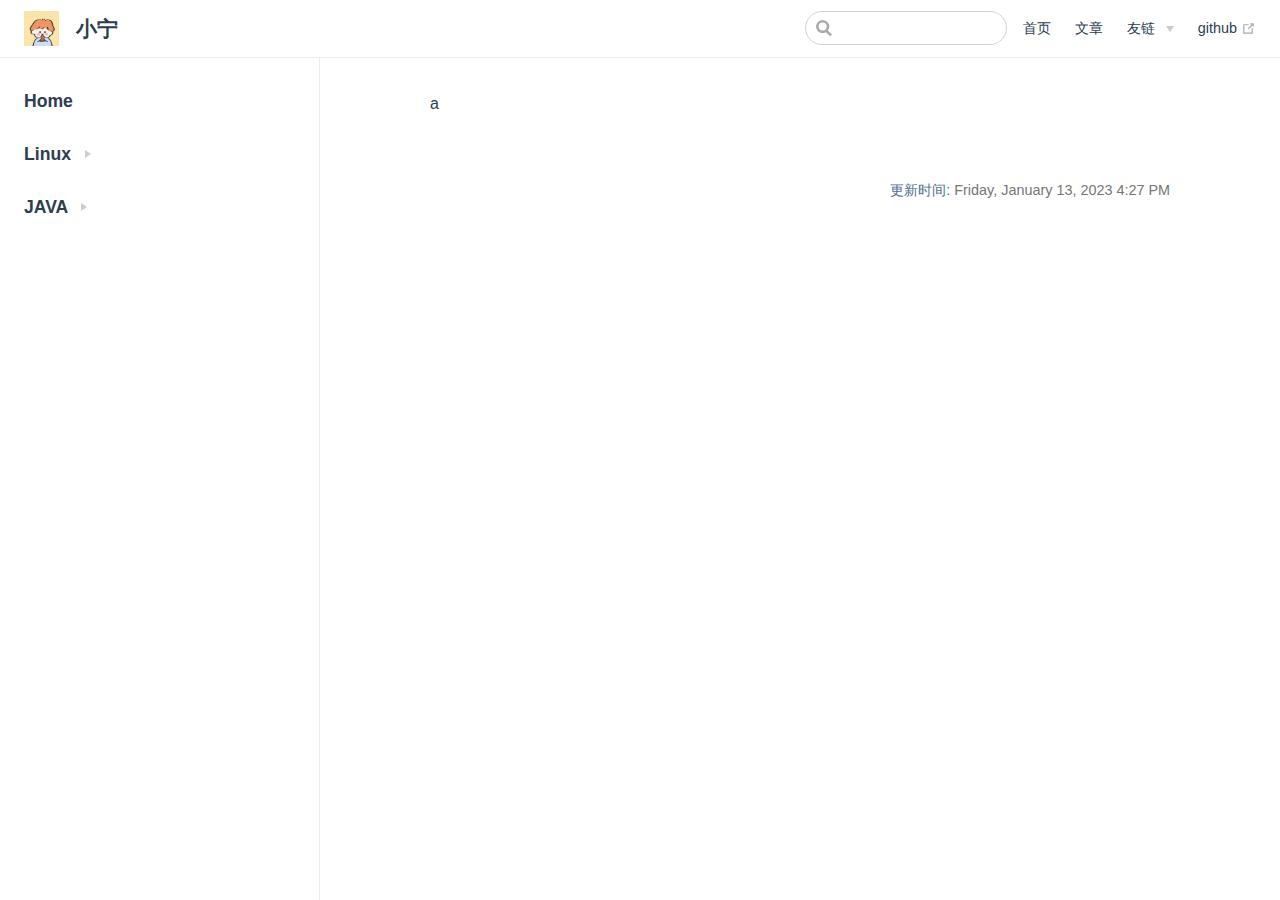
<file: Linux/A.html>
<!DOCTYPE html>
<html lang="en-US">
  <head>
    <meta charset="utf-8">
    <meta name="viewport" content="width=device-width,initial-scale=1">
    <title>小宁</title>
    <meta name="generator" content="VuePress 1.9.8">
    <script language="javascript" type="text/javascript" src="https://cdn.bootcdn.net/ajax/libs/jquery/3.5.1/jquery.min.js"></script>
    <script language="javascript" type="text/javascript" src="/js/MouseClickEffect.js"></script>
    <meta name="description" content="每个牛逼的人，都有一段苦逼的坚持！">
    
    <link rel="preload" href="/assets/css/0.styles.730dfb74.css" as="style"><link rel="preload" href="/assets/js/app.7d00eafa.js" as="script"><link rel="preload" href="/assets/js/2.ae9aea4f.js" as="script"><link rel="preload" href="/assets/js/9.e759a2ad.js" as="script"><link rel="prefetch" href="/assets/js/10.89f04d3a.js"><link rel="prefetch" href="/assets/js/11.b0550939.js"><link rel="prefetch" href="/assets/js/12.1192abdc.js"><link rel="prefetch" href="/assets/js/13.362a8e91.js"><link rel="prefetch" href="/assets/js/14.f8effdd3.js"><link rel="prefetch" href="/assets/js/15.9c9bce5e.js"><link rel="prefetch" href="/assets/js/16.d54d72c6.js"><link rel="prefetch" href="/assets/js/3.47b7335c.js"><link rel="prefetch" href="/assets/js/4.b4f0f8d1.js"><link rel="prefetch" href="/assets/js/5.ab481155.js"><link rel="prefetch" href="/assets/js/6.24c596c2.js"><link rel="prefetch" href="/assets/js/7.85e44ce9.js"><link rel="prefetch" href="/assets/js/8.a5d8699b.js">
    <link rel="stylesheet" href="/assets/css/0.styles.730dfb74.css">
  </head>
  <body>
    <div id="app" data-server-rendered="true"><div class="theme-container"><header class="navbar"><div class="sidebar-button"><svg xmlns="http://www.w3.org/2000/svg" aria-hidden="true" role="img" viewBox="0 0 448 512" class="icon"><path fill="currentColor" d="M436 124H12c-6.627 0-12-5.373-12-12V80c0-6.627 5.373-12 12-12h424c6.627 0 12 5.373 12 12v32c0 6.627-5.373 12-12 12zm0 160H12c-6.627 0-12-5.373-12-12v-32c0-6.627 5.373-12 12-12h424c6.627 0 12 5.373 12 12v32c0 6.627-5.373 12-12 12zm0 160H12c-6.627 0-12-5.373-12-12v-32c0-6.627 5.373-12 12-12h424c6.627 0 12 5.373 12 12v32c0 6.627-5.373 12-12 12z"></path></svg></div> <a href="/" class="home-link router-link-active"><img src="/img/1.jpg" alt="小宁" class="logo"> <span class="site-name can-hide">小宁</span></a> <div class="links"><div class="search-box"><input aria-label="Search" autocomplete="off" spellcheck="false" value=""> <!----></div> <nav class="nav-links can-hide"><div class="nav-item"><a href="/" class="nav-link">
  首页
</a></div><div class="nav-item"><a href="/guide/" class="nav-link">
  文章
</a></div><div class="nav-item"><div class="dropdown-wrapper"><button type="button" aria-label="友链" class="dropdown-title"><span class="title">友链</span> <span class="arrow down"></span></button> <button type="button" aria-label="友链" class="mobile-dropdown-title"><span class="title">友链</span> <span class="arrow right"></span></button> <ul class="nav-dropdown" style="display:none;"><li class="dropdown-item"><!----> <a href="/Linux/.html" class="nav-link">
  待添加
</a></li><li class="dropdown-item"><!----> <a href="/Linux/.html" class="nav-link">
  待添加
</a></li></ul></div></div><div class="nav-item"><a href="https://google.com" target="_blank" rel="noopener noreferrer" class="nav-link external">
  github
  <span><svg xmlns="http://www.w3.org/2000/svg" aria-hidden="true" focusable="false" x="0px" y="0px" viewBox="0 0 100 100" width="15" height="15" class="icon outbound"><path fill="currentColor" d="M18.8,85.1h56l0,0c2.2,0,4-1.8,4-4v-32h-8v28h-48v-48h28v-8h-32l0,0c-2.2,0-4,1.8-4,4v56C14.8,83.3,16.6,85.1,18.8,85.1z"></path> <polygon fill="currentColor" points="45.7,48.7 51.3,54.3 77.2,28.5 77.2,37.2 85.2,37.2 85.2,14.9 62.8,14.9 62.8,22.9 71.5,22.9"></polygon></svg> <span class="sr-only">(opens new window)</span></span></a></div> <!----></nav></div></header> <div class="sidebar-mask"></div> <aside class="sidebar"><nav class="nav-links"><div class="nav-item"><a href="/" class="nav-link">
  首页
</a></div><div class="nav-item"><a href="/guide/" class="nav-link">
  文章
</a></div><div class="nav-item"><div class="dropdown-wrapper"><button type="button" aria-label="友链" class="dropdown-title"><span class="title">友链</span> <span class="arrow down"></span></button> <button type="button" aria-label="友链" class="mobile-dropdown-title"><span class="title">友链</span> <span class="arrow right"></span></button> <ul class="nav-dropdown" style="display:none;"><li class="dropdown-item"><!----> <a href="/Linux/.html" class="nav-link">
  待添加
</a></li><li class="dropdown-item"><!----> <a href="/Linux/.html" class="nav-link">
  待添加
</a></li></ul></div></div><div class="nav-item"><a href="https://google.com" target="_blank" rel="noopener noreferrer" class="nav-link external">
  github
  <span><svg xmlns="http://www.w3.org/2000/svg" aria-hidden="true" focusable="false" x="0px" y="0px" viewBox="0 0 100 100" width="15" height="15" class="icon outbound"><path fill="currentColor" d="M18.8,85.1h56l0,0c2.2,0,4-1.8,4-4v-32h-8v28h-48v-48h28v-8h-32l0,0c-2.2,0-4,1.8-4,4v56C14.8,83.3,16.6,85.1,18.8,85.1z"></path> <polygon fill="currentColor" points="45.7,48.7 51.3,54.3 77.2,28.5 77.2,37.2 85.2,37.2 85.2,14.9 62.8,14.9 62.8,22.9 71.5,22.9"></polygon></svg> <span class="sr-only">(opens new window)</span></span></a></div> <!----></nav>  <ul class="sidebar-links"><li><a href="/" aria-current="page" class="sidebar-link">Home</a></li><li><section class="sidebar-group collapsable depth-0"><p class="sidebar-heading"><span>Linux</span> <span class="arrow right"></span></p> <!----></section></li><li><section class="sidebar-group collapsable depth-0"><p class="sidebar-heading"><span>JAVA</span> <span class="arrow right"></span></p> <!----></section></li></ul> </aside> <main class="page"> <div class="theme-default-content content__default"><p>a</p></div> <footer class="page-edit"><!----> <div class="last-updated"><span class="prefix">更新时间:</span> <span class="time">Friday, January 13, 2023 4:27 PM</span></div></footer> <!----> </main></div><div class="global-ui"><!----><div></div><div></div></div></div>
    <script src="/assets/js/app.7d00eafa.js" defer></script><script src="/assets/js/2.ae9aea4f.js" defer></script><script src="/assets/js/9.e759a2ad.js" defer></script>
  </body>
</html>
</file>
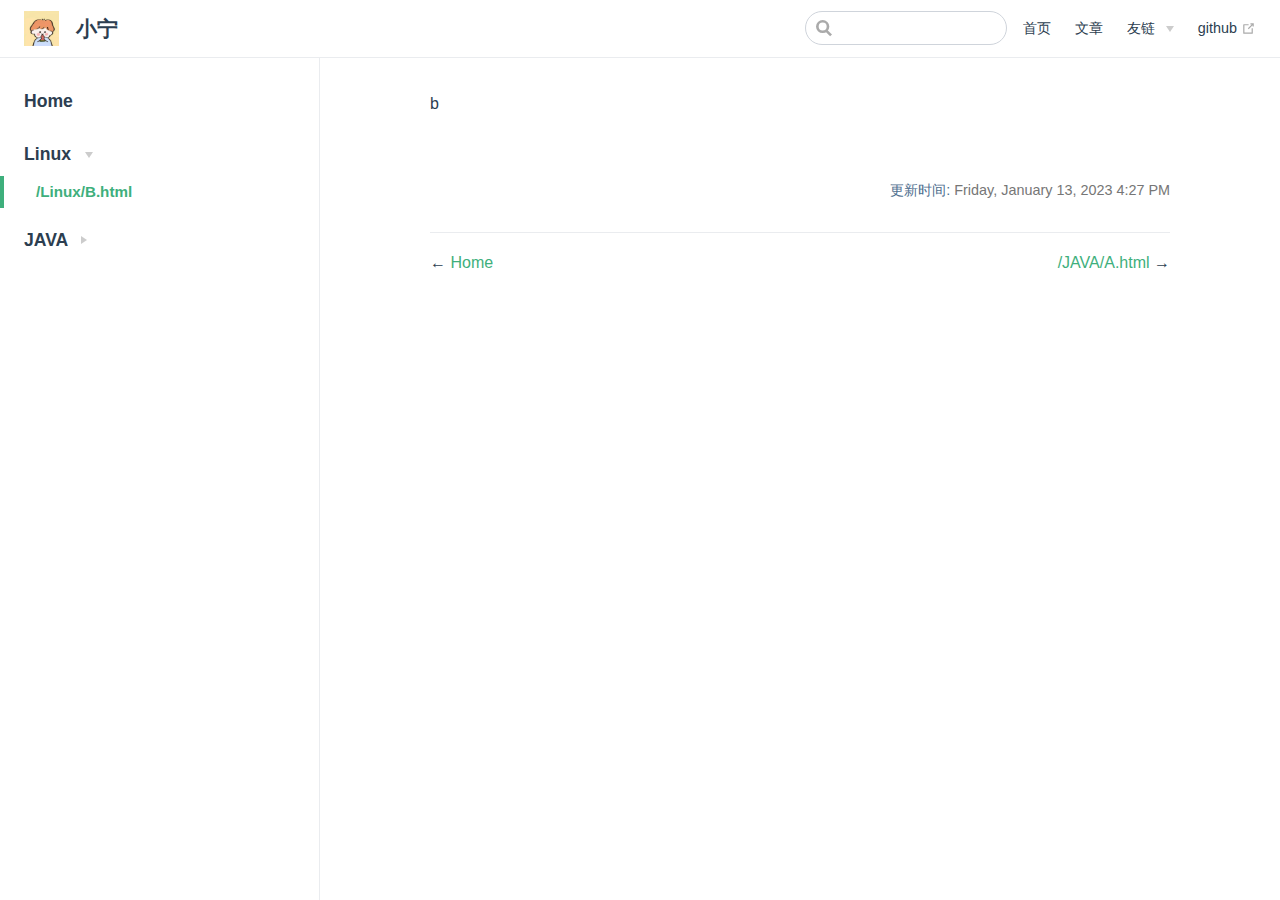
<file: Linux/B.html>
<!DOCTYPE html>
<html lang="en-US">
  <head>
    <meta charset="utf-8">
    <meta name="viewport" content="width=device-width,initial-scale=1">
    <title>小宁</title>
    <meta name="generator" content="VuePress 1.9.8">
    <script language="javascript" type="text/javascript" src="https://cdn.bootcdn.net/ajax/libs/jquery/3.5.1/jquery.min.js"></script>
    <script language="javascript" type="text/javascript" src="/js/MouseClickEffect.js"></script>
    <meta name="description" content="每个牛逼的人，都有一段苦逼的坚持！">
    
    <link rel="preload" href="/assets/css/0.styles.730dfb74.css" as="style"><link rel="preload" href="/assets/js/app.7d00eafa.js" as="script"><link rel="preload" href="/assets/js/2.ae9aea4f.js" as="script"><link rel="preload" href="/assets/js/10.89f04d3a.js" as="script"><link rel="prefetch" href="/assets/js/11.b0550939.js"><link rel="prefetch" href="/assets/js/12.1192abdc.js"><link rel="prefetch" href="/assets/js/13.362a8e91.js"><link rel="prefetch" href="/assets/js/14.f8effdd3.js"><link rel="prefetch" href="/assets/js/15.9c9bce5e.js"><link rel="prefetch" href="/assets/js/16.d54d72c6.js"><link rel="prefetch" href="/assets/js/3.47b7335c.js"><link rel="prefetch" href="/assets/js/4.b4f0f8d1.js"><link rel="prefetch" href="/assets/js/5.ab481155.js"><link rel="prefetch" href="/assets/js/6.24c596c2.js"><link rel="prefetch" href="/assets/js/7.85e44ce9.js"><link rel="prefetch" href="/assets/js/8.a5d8699b.js"><link rel="prefetch" href="/assets/js/9.e759a2ad.js">
    <link rel="stylesheet" href="/assets/css/0.styles.730dfb74.css">
  </head>
  <body>
    <div id="app" data-server-rendered="true"><div class="theme-container"><header class="navbar"><div class="sidebar-button"><svg xmlns="http://www.w3.org/2000/svg" aria-hidden="true" role="img" viewBox="0 0 448 512" class="icon"><path fill="currentColor" d="M436 124H12c-6.627 0-12-5.373-12-12V80c0-6.627 5.373-12 12-12h424c6.627 0 12 5.373 12 12v32c0 6.627-5.373 12-12 12zm0 160H12c-6.627 0-12-5.373-12-12v-32c0-6.627 5.373-12 12-12h424c6.627 0 12 5.373 12 12v32c0 6.627-5.373 12-12 12zm0 160H12c-6.627 0-12-5.373-12-12v-32c0-6.627 5.373-12 12-12h424c6.627 0 12 5.373 12 12v32c0 6.627-5.373 12-12 12z"></path></svg></div> <a href="/" class="home-link router-link-active"><img src="/img/1.jpg" alt="小宁" class="logo"> <span class="site-name can-hide">小宁</span></a> <div class="links"><div class="search-box"><input aria-label="Search" autocomplete="off" spellcheck="false" value=""> <!----></div> <nav class="nav-links can-hide"><div class="nav-item"><a href="/" class="nav-link">
  首页
</a></div><div class="nav-item"><a href="/guide/" class="nav-link">
  文章
</a></div><div class="nav-item"><div class="dropdown-wrapper"><button type="button" aria-label="友链" class="dropdown-title"><span class="title">友链</span> <span class="arrow down"></span></button> <button type="button" aria-label="友链" class="mobile-dropdown-title"><span class="title">友链</span> <span class="arrow right"></span></button> <ul class="nav-dropdown" style="display:none;"><li class="dropdown-item"><!----> <a href="/Linux/.html" class="nav-link">
  待添加
</a></li><li class="dropdown-item"><!----> <a href="/Linux/.html" class="nav-link">
  待添加
</a></li></ul></div></div><div class="nav-item"><a href="https://google.com" target="_blank" rel="noopener noreferrer" class="nav-link external">
  github
  <span><svg xmlns="http://www.w3.org/2000/svg" aria-hidden="true" focusable="false" x="0px" y="0px" viewBox="0 0 100 100" width="15" height="15" class="icon outbound"><path fill="currentColor" d="M18.8,85.1h56l0,0c2.2,0,4-1.8,4-4v-32h-8v28h-48v-48h28v-8h-32l0,0c-2.2,0-4,1.8-4,4v56C14.8,83.3,16.6,85.1,18.8,85.1z"></path> <polygon fill="currentColor" points="45.7,48.7 51.3,54.3 77.2,28.5 77.2,37.2 85.2,37.2 85.2,14.9 62.8,14.9 62.8,22.9 71.5,22.9"></polygon></svg> <span class="sr-only">(opens new window)</span></span></a></div> <!----></nav></div></header> <div class="sidebar-mask"></div> <aside class="sidebar"><nav class="nav-links"><div class="nav-item"><a href="/" class="nav-link">
  首页
</a></div><div class="nav-item"><a href="/guide/" class="nav-link">
  文章
</a></div><div class="nav-item"><div class="dropdown-wrapper"><button type="button" aria-label="友链" class="dropdown-title"><span class="title">友链</span> <span class="arrow down"></span></button> <button type="button" aria-label="友链" class="mobile-dropdown-title"><span class="title">友链</span> <span class="arrow right"></span></button> <ul class="nav-dropdown" style="display:none;"><li class="dropdown-item"><!----> <a href="/Linux/.html" class="nav-link">
  待添加
</a></li><li class="dropdown-item"><!----> <a href="/Linux/.html" class="nav-link">
  待添加
</a></li></ul></div></div><div class="nav-item"><a href="https://google.com" target="_blank" rel="noopener noreferrer" class="nav-link external">
  github
  <span><svg xmlns="http://www.w3.org/2000/svg" aria-hidden="true" focusable="false" x="0px" y="0px" viewBox="0 0 100 100" width="15" height="15" class="icon outbound"><path fill="currentColor" d="M18.8,85.1h56l0,0c2.2,0,4-1.8,4-4v-32h-8v28h-48v-48h28v-8h-32l0,0c-2.2,0-4,1.8-4,4v56C14.8,83.3,16.6,85.1,18.8,85.1z"></path> <polygon fill="currentColor" points="45.7,48.7 51.3,54.3 77.2,28.5 77.2,37.2 85.2,37.2 85.2,14.9 62.8,14.9 62.8,22.9 71.5,22.9"></polygon></svg> <span class="sr-only">(opens new window)</span></span></a></div> <!----></nav>  <ul class="sidebar-links"><li><a href="/" aria-current="page" class="sidebar-link">Home</a></li><li><section class="sidebar-group collapsable depth-0"><p class="sidebar-heading open"><span>Linux</span> <span class="arrow down"></span></p> <ul class="sidebar-links sidebar-group-items"><li><a href="/Linux/B.html" aria-current="page" class="active sidebar-link">/Linux/B.html</a></li></ul></section></li><li><section class="sidebar-group collapsable depth-0"><p class="sidebar-heading"><span>JAVA</span> <span class="arrow right"></span></p> <!----></section></li></ul> </aside> <main class="page"> <div class="theme-default-content content__default"><p>b</p></div> <footer class="page-edit"><!----> <div class="last-updated"><span class="prefix">更新时间:</span> <span class="time">Friday, January 13, 2023 4:27 PM</span></div></footer> <div class="page-nav"><p class="inner"><span class="prev">
      ←
      <a href="/" class="prev router-link-active">
        Home
      </a></span> <span class="next"><a href="/JAVA/A.html">
        /JAVA/A.html
      </a>
      →
    </span></p></div> </main></div><div class="global-ui"><!----><div></div><div></div></div></div>
    <script src="/assets/js/app.7d00eafa.js" defer></script><script src="/assets/js/2.ae9aea4f.js" defer></script><script src="/assets/js/10.89f04d3a.js" defer></script>
  </body>
</html>
</file>
<file: assets/css/0.styles.730dfb74.css>
code[class*=language-],pre[class*=language-]{color:#ccc;background:none;font-family:Consolas,Monaco,Andale Mono,Ubuntu Mono,monospace;font-size:1em;text-align:left;white-space:pre;word-spacing:normal;word-break:normal;word-wrap:normal;line-height:1.5;-moz-tab-size:4;-o-tab-size:4;tab-size:4;-webkit-hyphens:none;hyphens:none}pre[class*=language-]{padding:1em;margin:.5em 0;overflow:auto}:not(pre)>code[class*=language-],pre[class*=language-]{background:#2d2d2d}:not(pre)>code[class*=language-]{padding:.1em;border-radius:.3em;white-space:normal}.token.block-comment,.token.cdata,.token.comment,.token.doctype,.token.prolog{color:#999}.token.punctuation{color:#ccc}.token.attr-name,.token.deleted,.token.namespace,.token.tag{color:#e2777a}.token.function-name{color:#6196cc}.token.boolean,.token.function,.token.number{color:#f08d49}.token.class-name,.token.constant,.token.property,.token.symbol{color:#f8c555}.token.atrule,.token.builtin,.token.important,.token.keyword,.token.selector{color:#cc99cd}.token.attr-value,.token.char,.token.regex,.token.string,.token.variable{color:#7ec699}.token.entity,.token.operator,.token.url{color:#67cdcc}.token.bold,.token.important{font-weight:700}.token.italic{font-style:italic}.token.entity{cursor:help}.token.inserted{color:green}.theme-default-content code{color:#476582;padding:.25rem .5rem;margin:0;font-size:.85em;background-color:rgba(27,31,35,.05);border-radius:3px}.theme-default-content code .token.deleted{color:#ec5975}.theme-default-content code .token.inserted{color:#3eaf7c}.theme-default-content pre,.theme-default-content pre[class*=language-]{line-height:1.4;padding:1.25rem 1.5rem;margin:.85rem 0;background-color:#282c34;border-radius:6px;overflow:auto}.theme-default-content pre[class*=language-] code,.theme-default-content pre code{color:#fff;padding:0;background-color:transparent;border-radius:0}div[class*=language-]{position:relative;background-color:#282c34;border-radius:6px}div[class*=language-] .highlight-lines{-webkit-user-select:none;user-select:none;padding-top:1.3rem;position:absolute;top:0;left:0;width:100%;line-height:1.4}div[class*=language-] .highlight-lines .highlighted{background-color:rgba(0,0,0,.66)}div[class*=language-] pre,div[class*=language-] pre[class*=language-]{background:transparent;position:relative;z-index:1}div[class*=language-]:before{position:absolute;z-index:3;top:.8em;right:1em;font-size:.75rem;color:hsla(0,0%,100%,.4)}div[class*=language-]:not(.line-numbers-mode) .line-numbers-wrapper{display:none}div[class*=language-].line-numbers-mode .highlight-lines .highlighted{position:relative}div[class*=language-].line-numbers-mode .highlight-lines .highlighted:before{content:" ";position:absolute;z-index:3;left:0;top:0;display:block;width:3.5rem;height:100%;background-color:rgba(0,0,0,.66)}div[class*=language-].line-numbers-mode pre{padding-left:4.5rem;vertical-align:middle}div[class*=language-].line-numbers-mode .line-numbers-wrapper{position:absolute;top:0;width:3.5rem;text-align:center;color:hsla(0,0%,100%,.3);padding:1.25rem 0;line-height:1.4}div[class*=language-].line-numbers-mode .line-numbers-wrapper br{-webkit-user-select:none;user-select:none}div[class*=language-].line-numbers-mode .line-numbers-wrapper .line-number{position:relative;z-index:4;-webkit-user-select:none;user-select:none;font-size:.85em}div[class*=language-].line-numbers-mode:after{content:"";position:absolute;z-index:2;top:0;left:0;width:3.5rem;height:100%;border-radius:6px 0 0 6px;border-right:1px solid rgba(0,0,0,.66);background-color:#282c34}div[class~=language-js]:before{content:"js"}div[class~=language-ts]:before{content:"ts"}div[class~=language-html]:before{content:"html"}div[class~=language-md]:before{content:"md"}div[class~=language-vue]:before{content:"vue"}div[class~=language-css]:before{content:"css"}div[class~=language-sass]:before{content:"sass"}div[class~=language-scss]:before{content:"scss"}div[class~=language-less]:before{content:"less"}div[class~=language-stylus]:before{content:"stylus"}div[class~=language-go]:before{content:"go"}div[class~=language-java]:before{content:"java"}div[class~=language-c]:before{content:"c"}div[class~=language-sh]:before{content:"sh"}div[class~=language-yaml]:before{content:"yaml"}div[class~=language-py]:before{content:"py"}div[class~=language-docker]:before{content:"docker"}div[class~=language-dockerfile]:before{content:"dockerfile"}div[class~=language-makefile]:before{content:"makefile"}div[class~=language-javascript]:before{content:"js"}div[class~=language-typescript]:before{content:"ts"}div[class~=language-markup]:before{content:"html"}div[class~=language-markdown]:before{content:"md"}div[class~=language-json]:before{content:"json"}div[class~=language-ruby]:before{content:"rb"}div[class~=language-python]:before{content:"py"}div[class~=language-bash]:before{content:"sh"}div[class~=language-php]:before{content:"php"}.custom-block .custom-block-title{font-weight:600;margin-bottom:-.4rem}.custom-block.danger,.custom-block.tip,.custom-block.warning{padding:.1rem 1.5rem;border-left-width:.5rem;border-left-style:solid;margin:1rem 0}.custom-block.tip{background-color:#f3f5f7;border-color:#42b983}.custom-block.warning{background-color:rgba(255,229,100,.3);border-color:#e7c000;color:#6b5900}.custom-block.warning .custom-block-title{color:#b29400}.custom-block.warning a{color:#2c3e50}.custom-block.danger{background-color:#ffe6e6;border-color:#c00;color:#4d0000}.custom-block.danger .custom-block-title{color:#900}.custom-block.danger a{color:#2c3e50}.custom-block.details{display:block;position:relative;border-radius:2px;margin:1.6em 0;padding:1.6em;background-color:#eee}.custom-block.details h4{margin-top:0}.custom-block.details figure:last-child,.custom-block.details p:last-child{margin-bottom:0;padding-bottom:0}.custom-block.details summary{outline:none;cursor:pointer}.arrow{display:inline-block;width:0;height:0}.arrow.up{border-bottom:6px solid #ccc}.arrow.down,.arrow.up{border-left:4px solid transparent;border-right:4px solid transparent}.arrow.down{border-top:6px solid #ccc}.arrow.right{border-left:6px solid #ccc}.arrow.left,.arrow.right{border-top:4px solid transparent;border-bottom:4px solid transparent}.arrow.left{border-right:6px solid #ccc}.theme-default-content:not(.custom){max-width:740px;margin:0 auto;padding:2rem 2.5rem}@media (max-width:959px){.theme-default-content:not(.custom){padding:2rem}}@media (max-width:419px){.theme-default-content:not(.custom){padding:1.5rem}}.table-of-contents .badge{vertical-align:middle}body,html{padding:0;margin:0;background-color:#fff}body{font-family:-apple-system,BlinkMacSystemFont,Segoe UI,Roboto,Oxygen,Ubuntu,Cantarell,Fira Sans,Droid Sans,Helvetica Neue,sans-serif;-webkit-font-smoothing:antialiased;-moz-osx-font-smoothing:grayscale;font-size:16px;color:#2c3e50}.page{padding-left:20rem}.navbar{z-index:20;right:0;height:3.6rem;background-color:#fff;box-sizing:border-box;border-bottom:1px solid #eaecef}.navbar,.sidebar-mask{position:fixed;top:0;left:0}.sidebar-mask{z-index:9;width:100vw;height:100vh;display:none}.sidebar{font-size:16px;background-color:#fff;width:20rem;position:fixed;z-index:10;margin:0;top:3.6rem;left:0;bottom:0;box-sizing:border-box;border-right:1px solid #eaecef;overflow-y:auto}.theme-default-content:not(.custom)>:first-child{margin-top:3.6rem}.theme-default-content:not(.custom) a:hover{text-decoration:underline}.theme-default-content:not(.custom) p.demo{padding:1rem 1.5rem;border:1px solid #ddd;border-radius:4px}.theme-default-content:not(.custom) img{max-width:100%}.theme-default-content.custom{padding:0;margin:0}.theme-default-content.custom img{max-width:100%}a{font-weight:500;text-decoration:none}a,p a code{color:#3eaf7c}p a code{font-weight:400}kbd{background:#eee;border:.15rem solid #ddd;border-bottom:.25rem solid #ddd;border-radius:.15rem;padding:0 .15em}blockquote{font-size:1rem;color:#999;border-left:.2rem solid #dfe2e5;margin:1rem 0;padding:.25rem 0 .25rem 1rem}blockquote>p{margin:0}ol,ul{padding-left:1.2em}strong{font-weight:600}h1,h2,h3,h4,h5,h6{font-weight:600;line-height:1.25}.theme-default-content:not(.custom)>h1,.theme-default-content:not(.custom)>h2,.theme-default-content:not(.custom)>h3,.theme-default-content:not(.custom)>h4,.theme-default-content:not(.custom)>h5,.theme-default-content:not(.custom)>h6{margin-top:-3.1rem;padding-top:4.6rem;margin-bottom:0}.theme-default-content:not(.custom)>h1:first-child,.theme-default-content:not(.custom)>h2:first-child,.theme-default-content:not(.custom)>h3:first-child,.theme-default-content:not(.custom)>h4:first-child,.theme-default-content:not(.custom)>h5:first-child,.theme-default-content:not(.custom)>h6:first-child{margin-top:-1.5rem;margin-bottom:1rem}.theme-default-content:not(.custom)>h1:first-child+.custom-block,.theme-default-content:not(.custom)>h1:first-child+p,.theme-default-content:not(.custom)>h1:first-child+pre,.theme-default-content:not(.custom)>h2:first-child+.custom-block,.theme-default-content:not(.custom)>h2:first-child+p,.theme-default-content:not(.custom)>h2:first-child+pre,.theme-default-content:not(.custom)>h3:first-child+.custom-block,.theme-default-content:not(.custom)>h3:first-child+p,.theme-default-content:not(.custom)>h3:first-child+pre,.theme-default-content:not(.custom)>h4:first-child+.custom-block,.theme-default-content:not(.custom)>h4:first-child+p,.theme-default-content:not(.custom)>h4:first-child+pre,.theme-default-content:not(.custom)>h5:first-child+.custom-block,.theme-default-content:not(.custom)>h5:first-child+p,.theme-default-content:not(.custom)>h5:first-child+pre,.theme-default-content:not(.custom)>h6:first-child+.custom-block,.theme-default-content:not(.custom)>h6:first-child+p,.theme-default-content:not(.custom)>h6:first-child+pre{margin-top:2rem}h1:focus .header-anchor,h1:hover .header-anchor,h2:focus .header-anchor,h2:hover .header-anchor,h3:focus .header-anchor,h3:hover .header-anchor,h4:focus .header-anchor,h4:hover .header-anchor,h5:focus .header-anchor,h5:hover .header-anchor,h6:focus .header-anchor,h6:hover .header-anchor{opacity:1}h1{font-size:2.2rem}h2{font-size:1.65rem;padding-bottom:.3rem;border-bottom:1px solid #eaecef}h3{font-size:1.35rem}a.header-anchor{font-size:.85em;float:left;margin-left:-.87em;padding-right:.23em;margin-top:.125em;opacity:0}a.header-anchor:focus,a.header-anchor:hover{text-decoration:none}.line-number,code,kbd{font-family:source-code-pro,Menlo,Monaco,Consolas,Courier New,monospace}ol,p,ul{line-height:1.7}hr{border:0;border-top:1px solid #eaecef}table{border-collapse:collapse;margin:1rem 0;display:block;overflow-x:auto}tr{border-top:1px solid #dfe2e5}tr:nth-child(2n){background-color:#f6f8fa}td,th{border:1px solid #dfe2e5;padding:.6em 1em}.theme-container.sidebar-open .sidebar-mask{display:block}.theme-container.no-navbar .theme-default-content:not(.custom)>h1,.theme-container.no-navbar h2,.theme-container.no-navbar h3,.theme-container.no-navbar h4,.theme-container.no-navbar h5,.theme-container.no-navbar h6{margin-top:1.5rem;padding-top:0}.theme-container.no-navbar .sidebar{top:0}@media (min-width:720px){.theme-container.no-sidebar .sidebar{display:none}.theme-container.no-sidebar .page{padding-left:0}}@media (max-width:959px){.sidebar{font-size:15px;width:16.4rem}.page{padding-left:16.4rem}}@media (max-width:719px){.sidebar{top:0;padding-top:3.6rem;transform:translateX(-100%);transition:transform .2s ease}.page{padding-left:0}.theme-container.sidebar-open .sidebar{transform:translateX(0)}.theme-container.no-navbar .sidebar{padding-top:0}}@media (max-width:419px){h1{font-size:1.9rem}.theme-default-content div[class*=language-]{margin:.85rem -1.5rem;border-radius:0}}html{scroll-behavior:smooth}.go-to-top[data-v-5fd4ef0c]{cursor:pointer;position:fixed;bottom:2rem;right:2.5rem;width:2rem;color:#3eaf7c;z-index:1}.go-to-top[data-v-5fd4ef0c]:hover{color:#72cda4}@media (max-width:959px){.go-to-top[data-v-5fd4ef0c]{display:none}}.fade-enter-active[data-v-5fd4ef0c],.fade-leave-active[data-v-5fd4ef0c]{transition:opacity .3s}.fade-enter[data-v-5fd4ef0c],.fade-leave-to[data-v-5fd4ef0c]{opacity:0}#nprogress{pointer-events:none}#nprogress .bar{background:#3eaf7c;position:fixed;z-index:1031;top:0;left:0;width:100%;height:2px}#nprogress .peg{display:block;position:absolute;right:0;width:100px;height:100%;box-shadow:0 0 10px #3eaf7c,0 0 5px #3eaf7c;opacity:1;transform:rotate(3deg) translateY(-4px)}#nprogress .spinner{display:block;position:fixed;z-index:1031;top:15px;right:15px}#nprogress .spinner-icon{width:18px;height:18px;box-sizing:border-box;border-color:#3eaf7c transparent transparent #3eaf7c;border-style:solid;border-width:2px;border-radius:50%;animation:nprogress-spinner .4s linear infinite}.nprogress-custom-parent{overflow:hidden;position:relative}.nprogress-custom-parent #nprogress .bar,.nprogress-custom-parent #nprogress .spinner{position:absolute}@keyframes nprogress-spinner{0%{transform:rotate(0deg)}to{transform:rotate(1turn)}}.icon.outbound{color:#aaa;display:inline-block;vertical-align:middle;position:relative;top:-1px}.sr-only{position:absolute;width:1px;height:1px;padding:0;margin:-1px;overflow:hidden;clip:rect(0,0,0,0);white-space:nowrap;border-width:0}.home{padding:3.6rem 2rem 0;max-width:960px;margin:0 auto;display:block}.home .hero{text-align:center}.home .hero img{max-width:100%;max-height:280px;display:block;margin:3rem auto 1.5rem}.home .hero h1{font-size:3rem}.home .hero .action,.home .hero .description,.home .hero h1{margin:1.8rem auto}.home .hero .description{max-width:35rem;font-size:1.6rem;line-height:1.3;color:#6a8bad}.home .hero .action-button{display:inline-block;font-size:1.2rem;color:#fff;background-color:#3eaf7c;padding:.8rem 1.6rem;border-radius:4px;transition:background-color .1s ease;box-sizing:border-box;border-bottom:1px solid #389d70}.home .hero .action-button:hover{background-color:#4abf8a}.home .features{border-top:1px solid #eaecef;padding:1.2rem 0;margin-top:2.5rem;display:flex;flex-wrap:wrap;align-items:flex-start;align-content:stretch;justify-content:space-between}.home .feature{flex-grow:1;flex-basis:30%;max-width:30%}.home .feature h2{font-size:1.4rem;font-weight:500;border-bottom:none;padding-bottom:0;color:#3a5169}.home .feature p{color:#4e6e8e}.home .footer{padding:2.5rem;border-top:1px solid #eaecef;text-align:center;color:#4e6e8e}@media (max-width:719px){.home .features{flex-direction:column}.home .feature{max-width:100%;padding:0 2.5rem}}@media (max-width:419px){.home{padding-left:1.5rem;padding-right:1.5rem}.home .hero img{max-height:210px;margin:2rem auto 1.2rem}.home .hero h1{font-size:2rem}.home .hero .action,.home .hero .description,.home .hero h1{margin:1.2rem auto}.home .hero .description{font-size:1.2rem}.home .hero .action-button{font-size:1rem;padding:.6rem 1.2rem}.home .feature h2{font-size:1.25rem}}.search-box{display:inline-block;position:relative;margin-right:1rem}.search-box input{cursor:text;width:10rem;height:2rem;color:#4e6e8e;display:inline-block;border:1px solid #cfd4db;border-radius:2rem;font-size:.9rem;line-height:2rem;padding:0 .5rem 0 2rem;outline:none;transition:all .2s ease;background:#fff url(/assets/img/search.83621669.svg) .6rem .5rem no-repeat;background-size:1rem}.search-box input:focus{cursor:auto;border-color:#3eaf7c}.search-box .suggestions{background:#fff;width:20rem;position:absolute;top:2rem;border:1px solid #cfd4db;border-radius:6px;padding:.4rem;list-style-type:none}.search-box .suggestions.align-right{right:0}.search-box .suggestion{line-height:1.4;padding:.4rem .6rem;border-radius:4px;cursor:pointer}.search-box .suggestion a{white-space:normal;color:#5d82a6}.search-box .suggestion a .page-title{font-weight:600}.search-box .suggestion a .header{font-size:.9em;margin-left:.25em}.search-box .suggestion.focused{background-color:#f3f4f5}.search-box .suggestion.focused a{color:#3eaf7c}@media (max-width:959px){.search-box input{cursor:pointer;width:0;border-color:transparent;position:relative}.search-box input:focus{cursor:text;left:0;width:10rem}}@media (-ms-high-contrast:none){.search-box input{height:2rem}}@media (max-width:959px) and (min-width:719px){.search-box .suggestions{left:0}}@media (max-width:719px){.search-box{margin-right:0}.search-box input{left:1rem}.search-box .suggestions{right:0}}@media (max-width:419px){.search-box .suggestions{width:calc(100vw - 4rem)}.search-box input:focus{width:8rem}}.sidebar-button{cursor:pointer;display:none;width:1.25rem;height:1.25rem;position:absolute;padding:.6rem;top:.6rem;left:1rem}.sidebar-button .icon{display:block;width:1.25rem;height:1.25rem}@media (max-width:719px){.sidebar-button{display:block}}.dropdown-enter,.dropdown-leave-to{height:0!important}.dropdown-wrapper{cursor:pointer}.dropdown-wrapper .dropdown-title,.dropdown-wrapper .mobile-dropdown-title{display:block;font-size:.9rem;font-family:inherit;cursor:inherit;padding:inherit;line-height:1.4rem;background:transparent;border:none;font-weight:500;color:#2c3e50}.dropdown-wrapper .dropdown-title:hover,.dropdown-wrapper .mobile-dropdown-title:hover{border-color:transparent}.dropdown-wrapper .dropdown-title .arrow,.dropdown-wrapper .mobile-dropdown-title .arrow{vertical-align:middle;margin-top:-1px;margin-left:.4rem}.dropdown-wrapper .mobile-dropdown-title{display:none;font-weight:600}.dropdown-wrapper .mobile-dropdown-title font-size inherit:hover{color:#3eaf7c}.dropdown-wrapper .nav-dropdown .dropdown-item{color:inherit;line-height:1.7rem}.dropdown-wrapper .nav-dropdown .dropdown-item h4{margin:.45rem 0 0;border-top:1px solid #eee;padding:1rem 1.5rem .45rem 1.25rem}.dropdown-wrapper .nav-dropdown .dropdown-item .dropdown-subitem-wrapper{padding:0;list-style:none}.dropdown-wrapper .nav-dropdown .dropdown-item .dropdown-subitem-wrapper .dropdown-subitem{font-size:.9em}.dropdown-wrapper .nav-dropdown .dropdown-item a{display:block;line-height:1.7rem;position:relative;border-bottom:none;font-weight:400;margin-bottom:0;padding:0 1.5rem 0 1.25rem}.dropdown-wrapper .nav-dropdown .dropdown-item a.router-link-active,.dropdown-wrapper .nav-dropdown .dropdown-item a:hover{color:#3eaf7c}.dropdown-wrapper .nav-dropdown .dropdown-item a.router-link-active:after{content:"";width:0;height:0;border-left:5px solid #3eaf7c;border-top:3px solid transparent;border-bottom:3px solid transparent;position:absolute;top:calc(50% - 2px);left:9px}.dropdown-wrapper .nav-dropdown .dropdown-item:first-child h4{margin-top:0;padding-top:0;border-top:0}@media (max-width:719px){.dropdown-wrapper.open .dropdown-title{margin-bottom:.5rem}.dropdown-wrapper .dropdown-title{display:none}.dropdown-wrapper .mobile-dropdown-title{display:block}.dropdown-wrapper .nav-dropdown{transition:height .1s ease-out;overflow:hidden}.dropdown-wrapper .nav-dropdown .dropdown-item h4{border-top:0;margin-top:0;padding-top:0}.dropdown-wrapper .nav-dropdown .dropdown-item>a,.dropdown-wrapper .nav-dropdown .dropdown-item h4{font-size:15px;line-height:2rem}.dropdown-wrapper .nav-dropdown .dropdown-item .dropdown-subitem{font-size:14px;padding-left:1rem}}@media (min-width:719px){.dropdown-wrapper{height:1.8rem}.dropdown-wrapper.open .nav-dropdown,.dropdown-wrapper:hover .nav-dropdown{display:block!important}.dropdown-wrapper.open:blur{display:none}.dropdown-wrapper .nav-dropdown{display:none;height:auto!important;box-sizing:border-box;max-height:calc(100vh - 2.7rem);overflow-y:auto;position:absolute;top:100%;right:0;background-color:#fff;padding:.6rem 0;border:1px solid;border-color:#ddd #ddd #ccc;text-align:left;border-radius:.25rem;white-space:nowrap;margin:0}}.nav-links{display:inline-block}.nav-links a{line-height:1.4rem;color:inherit}.nav-links a.router-link-active,.nav-links a:hover{color:#3eaf7c}.nav-links .nav-item{position:relative;display:inline-block;margin-left:1.5rem;line-height:2rem}.nav-links .nav-item:first-child{margin-left:0}.nav-links .repo-link{margin-left:1.5rem}@media (max-width:719px){.nav-links .nav-item,.nav-links .repo-link{margin-left:0}}@media (min-width:719px){.nav-links a.router-link-active,.nav-links a:hover{color:#2c3e50}.nav-item>a:not(.external).router-link-active,.nav-item>a:not(.external):hover{margin-bottom:-2px;border-bottom:2px solid #46bd87}}.navbar{padding:.7rem 1.5rem;line-height:2.2rem}.navbar a,.navbar img,.navbar span{display:inline-block}.navbar .logo{height:2.2rem;min-width:2.2rem;margin-right:.8rem;vertical-align:top}.navbar .site-name{font-size:1.3rem;font-weight:600;color:#2c3e50;position:relative}.navbar .links{padding-left:1.5rem;box-sizing:border-box;background-color:#fff;white-space:nowrap;font-size:.9rem;position:absolute;right:1.5rem;top:.7rem;display:flex}.navbar .links .search-box{flex:0 0 auto;vertical-align:top}@media (max-width:719px){.navbar{padding-left:4rem}.navbar .can-hide{display:none}.navbar .links{padding-left:1.5rem}.navbar .site-name{width:calc(100vw - 9.4rem);overflow:hidden;white-space:nowrap;text-overflow:ellipsis}}.page-edit{max-width:740px;margin:0 auto;padding:2rem 2.5rem}@media (max-width:959px){.page-edit{padding:2rem}}@media (max-width:419px){.page-edit{padding:1.5rem}}.page-edit{padding-top:1rem;padding-bottom:1rem;overflow:auto}.page-edit .edit-link{display:inline-block}.page-edit .edit-link a{color:#4e6e8e;margin-right:.25rem}.page-edit .last-updated{float:right;font-size:.9em}.page-edit .last-updated .prefix{font-weight:500;color:#4e6e8e}.page-edit .last-updated .time{font-weight:400;color:#767676}@media (max-width:719px){.page-edit .edit-link{margin-bottom:.5rem}.page-edit .last-updated{font-size:.8em;float:none;text-align:left}}.page-nav{max-width:740px;margin:0 auto;padding:2rem 2.5rem}@media (max-width:959px){.page-nav{padding:2rem}}@media (max-width:419px){.page-nav{padding:1.5rem}}.page-nav{padding-top:1rem;padding-bottom:0}.page-nav .inner{min-height:2rem;margin-top:0;border-top:1px solid #eaecef;padding-top:1rem;overflow:auto}.page-nav .next{float:right}.page{padding-bottom:2rem;display:block}.sidebar-group .sidebar-group{padding-left:.5em}.sidebar-group:not(.collapsable) .sidebar-heading:not(.clickable){cursor:auto;color:inherit}.sidebar-group.is-sub-group{padding-left:0}.sidebar-group.is-sub-group>.sidebar-heading{font-size:.95em;line-height:1.4;font-weight:400;padding-left:2rem}.sidebar-group.is-sub-group>.sidebar-heading:not(.clickable){opacity:.5}.sidebar-group.is-sub-group>.sidebar-group-items{padding-left:1rem}.sidebar-group.is-sub-group>.sidebar-group-items>li>.sidebar-link{font-size:.95em;border-left:none}.sidebar-group.depth-2>.sidebar-heading{border-left:none}.sidebar-heading{color:#2c3e50;transition:color .15s ease;cursor:pointer;font-size:1.1em;font-weight:700;padding:.35rem 1.5rem .35rem 1.25rem;width:100%;box-sizing:border-box;margin:0;border-left:.25rem solid transparent}.sidebar-heading.open,.sidebar-heading:hover{color:inherit}.sidebar-heading .arrow{position:relative;top:-.12em;left:.5em}.sidebar-heading.clickable.active{font-weight:600;color:#3eaf7c;border-left-color:#3eaf7c}.sidebar-heading.clickable:hover{color:#3eaf7c}.sidebar-group-items{transition:height .1s ease-out;font-size:.95em;overflow:hidden}.sidebar .sidebar-sub-headers{padding-left:1rem;font-size:.95em}a.sidebar-link{font-size:1em;font-weight:400;display:inline-block;color:#2c3e50;border-left:.25rem solid transparent;padding:.35rem 1rem .35rem 1.25rem;line-height:1.4;width:100%;box-sizing:border-box}a.sidebar-link:hover{color:#3eaf7c}a.sidebar-link.active{font-weight:600;color:#3eaf7c;border-left-color:#3eaf7c}.sidebar-group a.sidebar-link{padding-left:2rem}.sidebar-sub-headers a.sidebar-link{padding-top:.25rem;padding-bottom:.25rem;border-left:none}.sidebar-sub-headers a.sidebar-link.active{font-weight:500}.sidebar ul{padding:0;margin:0;list-style-type:none}.sidebar a{display:inline-block}.sidebar .nav-links{display:none;border-bottom:1px solid #eaecef;padding:.5rem 0 .75rem}.sidebar .nav-links a{font-weight:600}.sidebar .nav-links .nav-item,.sidebar .nav-links .repo-link{display:block;line-height:1.25rem;font-size:1.1em;padding:.5rem 0 .5rem 1.5rem}.sidebar>.sidebar-links{padding:1.5rem 0}.sidebar>.sidebar-links>li>a.sidebar-link{font-size:1.1em;line-height:1.7;font-weight:700}.sidebar>.sidebar-links>li:not(:first-child){margin-top:.75rem}@media (max-width:719px){.sidebar .nav-links{display:block}.sidebar .nav-links .dropdown-wrapper .nav-dropdown .dropdown-item a.router-link-active:after{top:calc(1rem - 2px)}.sidebar>.sidebar-links{padding:1rem 0}}.badge[data-v-15b7b770]{display:inline-block;font-size:14px;height:18px;line-height:18px;border-radius:3px;padding:0 6px;color:#fff}.badge.green[data-v-15b7b770],.badge.tip[data-v-15b7b770],.badge[data-v-15b7b770]{background-color:#42b983}.badge.error[data-v-15b7b770]{background-color:#da5961}.badge.warn[data-v-15b7b770],.badge.warning[data-v-15b7b770],.badge.yellow[data-v-15b7b770]{background-color:#e7c000}.badge+.badge[data-v-15b7b770]{margin-left:5px}.theme-code-group__nav[data-v-deefee04]{margin-bottom:-35px;background-color:#282c34;padding-bottom:22px;border-top-left-radius:6px;border-top-right-radius:6px;padding-left:10px;padding-top:10px}.theme-code-group__ul[data-v-deefee04]{margin:auto 0;padding-left:0;display:inline-flex;list-style:none}.theme-code-group__nav-tab[data-v-deefee04]{border:0;padding:5px;cursor:pointer;background-color:transparent;font-size:.85em;line-height:1.4;color:hsla(0,0%,100%,.9);font-weight:600}.theme-code-group__nav-tab-active[data-v-deefee04]{border-bottom:1px solid #42b983}.pre-blank[data-v-deefee04]{color:#42b983}.theme-code-block[data-v-759a7d02]{display:none}.theme-code-block__active[data-v-759a7d02]{display:block}.theme-code-block>pre[data-v-759a7d02]{background-color:orange}@font-face{font-family:octicons-link;src:url([data-uri]) format("woff")}.markdown-body{-ms-text-size-adjust:100%;-webkit-text-size-adjust:100%;color:#24292e;font-family:-apple-system,BlinkMacSystemFont,Segoe UI,Helvetica,Arial,sans-serif,Apple Color Emoji,Segoe UI Emoji,Segoe UI Symbol;font-size:16px;line-height:1.5;word-wrap:break-word}.markdown-body .pl-c{color:#6a737d}.markdown-body .pl-c1,.markdown-body .pl-s .pl-v{color:#005cc5}.markdown-body .pl-e,.markdown-body .pl-en{color:#6f42c1}.markdown-body .pl-s .pl-s1,.markdown-body .pl-smi{color:#24292e}.markdown-body .pl-ent{color:#22863a}.markdown-body .pl-k{color:#d73a49}.markdown-body .pl-pds,.markdown-body .pl-s,.markdown-body .pl-s .pl-pse .pl-s1,.markdown-body .pl-sr,.markdown-body .pl-sr .pl-cce,.markdown-body .pl-sr .pl-sra,.markdown-body .pl-sr .pl-sre{color:#032f62}.markdown-body .pl-smw,.markdown-body .pl-v{color:#e36209}.markdown-body .pl-bu{color:#b31d28}.markdown-body .pl-ii{color:#fafbfc;background-color:#b31d28}.markdown-body .pl-c2{color:#fafbfc;background-color:#d73a49}.markdown-body .pl-c2:before{content:"^M"}.markdown-body .pl-sr .pl-cce{font-weight:700;color:#22863a}.markdown-body .pl-ml{color:#735c0f}.markdown-body .pl-mh,.markdown-body .pl-mh .pl-en,.markdown-body .pl-ms{font-weight:700;color:#005cc5}.markdown-body .pl-mi{font-style:italic;color:#24292e}.markdown-body .pl-mb{font-weight:700;color:#24292e}.markdown-body .pl-md{color:#b31d28;background-color:#ffeef0}.markdown-body .pl-mi1{color:#22863a;background-color:#f0fff4}.markdown-body .pl-mc{color:#e36209;background-color:#ffebda}.markdown-body .pl-mi2{color:#f6f8fa;background-color:#005cc5}.markdown-body .pl-mdr{font-weight:700;color:#6f42c1}.markdown-body .pl-ba{color:#586069}.markdown-body .pl-sg{color:#959da5}.markdown-body .pl-corl{text-decoration:underline;color:#032f62}.markdown-body .octicon{display:inline-block;vertical-align:text-top;fill:currentColor}.markdown-body a{background-color:transparent;-webkit-text-decoration-skip:objects}.markdown-body a:active,.markdown-body a:hover{outline-width:0}.markdown-body strong{font-weight:inherit;font-weight:bolder}.markdown-body h1{margin:.67em 0}.markdown-body img{border-style:none}.markdown-body svg:not(:root){overflow:hidden}.markdown-body code,.markdown-body kbd,.markdown-body pre{font-family:monospace,monospace;font-size:1em}.markdown-body hr{box-sizing:content-box;overflow:visible}.markdown-body input{font:inherit;margin:0;overflow:visible}.markdown-body [type=checkbox]{box-sizing:border-box;padding:0}.markdown-body *{box-sizing:border-box}.markdown-body input{font-family:inherit;font-size:inherit;line-height:inherit}.markdown-body a{color:#0366d6;text-decoration:none}.markdown-body a:hover{text-decoration:underline}.markdown-body strong{font-weight:600}.markdown-body hr{height:0;margin:15px 0;overflow:hidden;background:transparent;border-bottom:1px solid #dfe2e5}.markdown-body hr:after,.markdown-body hr:before{display:table;content:""}.markdown-body hr:after{clear:both}.markdown-body table{border-spacing:0;border-collapse:collapse}.markdown-body td,.markdown-body th{padding:0}.markdown-body h1,.markdown-body h2,.markdown-body h3,.markdown-body h4,.markdown-body h5,.markdown-body h6{margin-top:0;margin-bottom:0}.markdown-body h1{font-size:32px;font-weight:600}.markdown-body h2{font-size:24px;font-weight:600}.markdown-body h3{font-size:20px;font-weight:600}.markdown-body h4{font-size:16px;font-weight:600}.markdown-body h5{font-size:14px;font-weight:600}.markdown-body h6{font-size:12px;font-weight:600}.markdown-body p{margin-top:0;margin-bottom:10px}.markdown-body blockquote{margin:0}.markdown-body ol,.markdown-body ul{padding-left:0;margin-top:0;margin-bottom:0}.markdown-body ol ol,.markdown-body ul ol{list-style-type:lower-roman}.markdown-body ol ol ol,.markdown-body ol ul ol,.markdown-body ul ol ol,.markdown-body ul ul ol{list-style-type:lower-alpha}.markdown-body dd{margin-left:0}.markdown-body code{font-family:SFMono-Regular,Consolas,Liberation Mono,Menlo,Courier,monospace;font-size:12px}.markdown-body pre{margin-top:0;margin-bottom:0;font:12px SFMono-Regular,Consolas,Liberation Mono,Menlo,Courier,monospace}.markdown-body .octicon{vertical-align:text-bottom}.markdown-body .pl-0{padding-left:0!important}.markdown-body .pl-1{padding-left:4px!important}.markdown-body .pl-2{padding-left:8px!important}.markdown-body .pl-3{padding-left:16px!important}.markdown-body .pl-4{padding-left:24px!important}.markdown-body .pl-5{padding-left:32px!important}.markdown-body .pl-6{padding-left:40px!important}.markdown-body:after,.markdown-body:before{display:table;content:""}.markdown-body:after{clear:both}.markdown-body>:first-child{margin-top:0!important}.markdown-body>:last-child{margin-bottom:0!important}.markdown-body a:not([href]){color:inherit;text-decoration:none}.markdown-body .anchor{float:left;padding-right:4px;margin-left:-20px;line-height:1}.markdown-body .anchor:focus{outline:none}.markdown-body blockquote,.markdown-body dl,.markdown-body ol,.markdown-body p,.markdown-body pre,.markdown-body table,.markdown-body ul{margin-top:0;margin-bottom:16px}.markdown-body hr{height:.25em;padding:0;margin:24px 0;background-color:#e1e4e8;border:0}.markdown-body blockquote{padding:0 1em;color:#6a737d;border-left:.25em solid #dfe2e5}.markdown-body blockquote>:first-child{margin-top:0}.markdown-body blockquote>:last-child{margin-bottom:0}.markdown-body kbd{font-size:11px;border:1px solid #c6cbd1;border-bottom-color:#959da5;box-shadow:inset 0 -1px 0 #959da5}.markdown-body h1,.markdown-body h2,.markdown-body h3,.markdown-body h4,.markdown-body h5,.markdown-body h6{margin-top:24px;margin-bottom:16px;font-weight:600;line-height:1.25}.markdown-body h1 .octicon-link,.markdown-body h2 .octicon-link,.markdown-body h3 .octicon-link,.markdown-body h4 .octicon-link,.markdown-body h5 .octicon-link,.markdown-body h6 .octicon-link{color:#1b1f23;vertical-align:middle;visibility:hidden}.markdown-body h1:hover .anchor,.markdown-body h2:hover .anchor,.markdown-body h3:hover .anchor,.markdown-body h4:hover .anchor,.markdown-body h5:hover .anchor,.markdown-body h6:hover .anchor{text-decoration:none}.markdown-body h1:hover .anchor .octicon-link,.markdown-body h2:hover .anchor .octicon-link,.markdown-body h3:hover .anchor .octicon-link,.markdown-body h4:hover .anchor .octicon-link,.markdown-body h5:hover .anchor .octicon-link,.markdown-body h6:hover .anchor .octicon-link{visibility:visible}.markdown-body h1{font-size:2em}.markdown-body h1,.markdown-body h2{padding-bottom:.3em;border-bottom:1px solid #eaecef}.markdown-body h2{font-size:1.5em}.markdown-body h3{font-size:1.25em}.markdown-body h4{font-size:1em}.markdown-body h5{font-size:.875em}.markdown-body h6{font-size:.85em;color:#6a737d}.markdown-body ol,.markdown-body ul{padding-left:2em}.markdown-body ol ol,.markdown-body ol ul,.markdown-body ul ol,.markdown-body ul ul{margin-top:0;margin-bottom:0}.markdown-body li>p{margin-top:16px}.markdown-body li+li{margin-top:.25em}.markdown-body dl{padding:0}.markdown-body dl dt{padding:0;margin-top:16px;font-size:1em;font-style:italic;font-weight:600}.markdown-body dl dd{padding:0 16px;margin-bottom:16px}.markdown-body table{display:block;width:100%;overflow:auto}.markdown-body table th{font-weight:600}.markdown-body table td,.markdown-body table th{padding:6px 13px;border:1px solid #dfe2e5}.markdown-body table tr{background-color:#fff;border-top:1px solid #c6cbd1}.markdown-body table tr:nth-child(2n){background-color:#f6f8fa}.markdown-body img{max-width:100%;box-sizing:content-box;background-color:#fff}.markdown-body code{padding:.2em 0;margin:0;font-size:85%;background-color:rgba(27,31,35,.05);border-radius:3px}.markdown-body code:after,.markdown-body code:before{letter-spacing:-.2em;content:"\A0"}.markdown-body pre{word-wrap:normal}.markdown-body pre>code{padding:0;margin:0;font-size:100%;word-break:normal;white-space:pre;background:transparent;border:0}.markdown-body .highlight{margin-bottom:16px}.markdown-body .highlight pre{margin-bottom:0;word-break:normal}.markdown-body .highlight pre,.markdown-body pre{padding:16px;overflow:auto;font-size:85%;line-height:1.45;background-color:#f6f8fa;border-radius:3px}.markdown-body pre code{display:inline;max-width:auto;padding:0;margin:0;overflow:visible;line-height:inherit;word-wrap:normal;background-color:transparent;border:0}.markdown-body pre code:after,.markdown-body pre code:before{content:normal}.markdown-body .full-commit .btn-outline:not(:disabled):hover{color:#005cc5;border-color:#005cc5}.markdown-body kbd{display:inline-block;padding:3px 5px;font:11px SFMono-Regular,Consolas,Liberation Mono,Menlo,Courier,monospace;line-height:10px;color:#444d56;vertical-align:middle;background-color:#fafbfc;border:1px solid #d1d5da;border-bottom-color:#c6cbd1;border-radius:3px;box-shadow:inset 0 -1px 0 #c6cbd1}.markdown-body :checked+.radio-label{position:relative;z-index:1;border-color:#0366d6}.markdown-body .task-list-item{list-style-type:none}.markdown-body .task-list-item+.task-list-item{margin-top:3px}.markdown-body .task-list-item input{margin:0 .2em .25em -1.6em;vertical-align:middle}.markdown-body hr{border-bottom-color:#eee}.gt-container{font-size:16px}.gt-container,.gt-container *{box-sizing:border-box}.gt-container a{color:#6190e8}.gt-container a:hover{color:#81a6ed;border-color:#81a6ed}.gt-container a.is--active{color:#333;cursor:default!important}.gt-container a.is--active:hover{color:#333}.gt-container .hide{display:none!important}.gt-container .gt-svg{display:inline-block;width:1em;height:1em;vertical-align:sub}.gt-container .gt-svg svg{width:100%;height:100%;fill:#6190e8}.gt-container .gt-ico{display:inline-block}.gt-container .gt-ico-text{margin-left:.3125em}.gt-container .gt-ico-github,.gt-container .gt-ico-github .gt-svg{width:100%;height:100%}.gt-container .gt-ico-github svg{fill:inherit}.gt-container .gt-spinner{position:relative}.gt-container .gt-spinner:before{content:"";box-sizing:border-box;position:absolute;top:3px;width:.75em;height:.75em;margin-top:-.1875em;margin-left:-.375em;border-radius:50%;border:1px solid #fff;border-top-color:#6190e8;animation:gt-kf-rotate .6s linear infinite}.gt-container .gt-loader{position:relative;border:1px solid #999;animation:gt-kf-rotate 1.5s ease infinite;display:inline-block;font-style:normal;width:1.75em;height:1.75em;line-height:1.75em;border-radius:50%}.gt-container .gt-loader:before{content:"";position:absolute;display:block;top:0;left:50%;margin-top:-.1875em;margin-left:-.1875em;width:.375em;height:.375em;background-color:#999;border-radius:50%}.gt-container .gt-avatar{display:inline-block;width:3.125em;height:3.125em}@media (max-width:479px){.gt-container .gt-avatar{width:2em;height:2em}}.gt-container .gt-avatar img{width:100%;height:auto;border-radius:3px}.gt-container .gt-avatar-github{width:3em;height:3em;cursor:pointer}@media (max-width:479px){.gt-container .gt-avatar-github{width:1.875em;height:1.875em}}.gt-container .gt-btn{padding:.75em 1.25em;display:inline-block;line-height:1;text-decoration:none;white-space:nowrap;cursor:pointer;border:1px solid #6190e8;border-radius:5px;background-color:#6190e8;color:#fff;outline:none;font-size:.75em}.gt-container .gt-btn-text{font-weight:400}.gt-container .gt-btn-loading{position:relative;margin-left:.5em;display:inline-block;width:.75em;height:1em;vertical-align:top}.gt-container .gt-btn.is--disable{cursor:not-allowed;opacity:.5}.gt-container .gt-btn-login{margin-right:0}.gt-container .gt-btn-preview{background-color:#fff;color:#6190e8}.gt-container .gt-btn-preview:hover{background-color:#f2f2f2;border-color:#81a6ed}.gt-container .gt-btn-public:hover{background-color:#81a6ed;border-color:#81a6ed}.gt-container .gt-error{text-align:center;margin:.625em;color:#ff3860}.gt-container .gt-initing{padding:1.25em 0;text-align:center}.gt-container .gt-initing-text{margin:.625em auto;font-size:92%}.gt-container .gt-no-init{padding:1.25em 0;text-align:center}.gt-container .gt-link{border-bottom:1px dotted #6190e8}.gt-container .gt-link-counts,.gt-container .gt-link-project{text-decoration:none}.gt-container .gt-meta{margin:1.25em 0;padding:1em 0;border-bottom:1px solid #e9e9e9;font-size:1em;position:relative;z-index:10}.gt-container .gt-meta:after,.gt-container .gt-meta:before{content:" ";display:table}.gt-container .gt-meta:after{clear:both}.gt-container .gt-counts{margin:0 .625em 0 0}.gt-container .gt-user{float:right;margin:0;font-size:92%}.gt-container .gt-user-pic{width:16px;height:16px;vertical-align:top;margin-right:.5em}.gt-container .gt-user-inner{display:inline-block;cursor:pointer}.gt-container .gt-user .gt-ico{margin:0 0 0 .3125em}.gt-container .gt-user .gt-ico svg{fill:inherit}.gt-container .gt-user .is--poping .gt-ico svg{fill:#6190e8}.gt-container .gt-version{color:#a1a1a1;margin-left:.375em}.gt-container .gt-copyright{margin:0 .9375em .5em;border-top:1px solid #e9e9e9;padding-top:.5em}.gt-container .gt-popup{position:absolute;right:0;top:2.375em;background:#fff;display:inline-block;border:1px solid #e9e9e9;padding:.625em 0;font-size:.875em;letter-spacing:.5px}.gt-container .gt-popup .gt-action{cursor:pointer;display:block;margin:.5em 0;padding:0 1.125em;position:relative;text-decoration:none}.gt-container .gt-popup .gt-action.is--active:before{content:"";width:.25em;height:.25em;background:#6190e8;position:absolute;left:.5em;top:.4375em}.gt-container .gt-header{position:relative;display:flex}.gt-container .gt-header-comment{flex:1;margin-left:1.25em}@media (max-width:479px){.gt-container .gt-header-comment{margin-left:.875em}}.gt-container .gt-header-textarea{padding:.75em;display:block;box-sizing:border-box;width:100%;min-height:5.125em;max-height:15em;border-radius:5px;border:1px solid rgba(0,0,0,.1);font-size:.875em;word-wrap:break-word;resize:vertical;background-color:#f6f6f6;outline:none;transition:all .25s ease}.gt-container .gt-header-textarea:hover{background-color:#fbfbfb}.gt-container .gt-header-preview{padding:.75em;border-radius:5px;border:1px solid rgba(0,0,0,.1);background-color:#f6f6f6}.gt-container .gt-header-controls{position:relative;margin:.75em 0 0}.gt-container .gt-header-controls:after,.gt-container .gt-header-controls:before{content:" ";display:table}.gt-container .gt-header-controls:after{clear:both}@media (max-width:479px){.gt-container .gt-header-controls{margin:0}}.gt-container .gt-header-controls-tip{font-size:.875em;color:#6190e8;text-decoration:none;vertical-align:sub}@media (max-width:479px){.gt-container .gt-header-controls-tip{display:none}}.gt-container .gt-header-controls .gt-btn{float:right;margin-left:1.25em}@media (max-width:479px){.gt-container .gt-header-controls .gt-btn{float:none;width:100%;margin:.75em 0 0}}.gt-container:after{content:"";position:fixed;bottom:100%;left:0;right:0;top:0;opacity:0}.gt-container.gt-input-focused{position:relative}.gt-container.gt-input-focused:after{content:"";position:fixed;bottom:0;left:0;right:0;top:0;background:#000;opacity:.6;transition:opacity .3s,bottom 0s;z-index:9999}.gt-container.gt-input-focused .gt-header-comment{z-index:10000}.gt-container .gt-comments{padding-top:1.25em}.gt-container .gt-comments-null{text-align:center}.gt-container .gt-comments-controls{margin:1.25em 0;text-align:center}.gt-container .gt-comment{position:relative;padding:.625em 0;display:flex}.gt-container .gt-comment-content{flex:1;margin-left:1.25em;padding:.75em 1em;background-color:#f9f9f9;overflow:auto;transition:all .25s ease}.gt-container .gt-comment-content:hover{box-shadow:0 .625em 3.75em 0 #f4f4f4}@media (max-width:479px){.gt-container .gt-comment-content{margin-left:.875em;padding:.625em .75em}}.gt-container .gt-comment-header{margin-bottom:.5em;font-size:.875em;position:relative}.gt-container .gt-comment-block-1{float:right;height:1.375em;width:2em}.gt-container .gt-comment-block-2{float:right;height:1.375em;width:4em}.gt-container .gt-comment-username{font-weight:500;color:#6190e8;text-decoration:none}.gt-container .gt-comment-username:hover{text-decoration:underline}.gt-container .gt-comment-date,.gt-container .gt-comment-text{margin-left:.5em;color:#a1a1a1}.gt-container .gt-comment-edit,.gt-container .gt-comment-like,.gt-container .gt-comment-reply{position:absolute;height:1.375em}.gt-container .gt-comment-edit:hover,.gt-container .gt-comment-like:hover,.gt-container .gt-comment-reply:hover{cursor:pointer}.gt-container .gt-comment-like{top:0;right:2em}.gt-container .gt-comment-edit,.gt-container .gt-comment-reply{top:0;right:0}.gt-container .gt-comment-body{color:#333!important}.gt-container .gt-comment-body .email-hidden-toggle a{display:inline-block;height:12px;padding:0 9px;font-size:12px;font-weight:600;line-height:6px;color:#444d56;text-decoration:none;vertical-align:middle;background:#dfe2e5;border-radius:1px}.gt-container .gt-comment-body .email-hidden-toggle a:hover{background-color:#c6cbd1}.gt-container .gt-comment-body .email-hidden-reply{display:none;white-space:pre-wrap}.gt-container .gt-comment-body .email-hidden-reply .email-signature-reply{padding:0 15px;margin:15px 0;color:#586069;border-left:4px solid #dfe2e5}.gt-container .gt-comment-body .email-hidden-reply.expanded{display:block}.gt-container .gt-comment-admin .gt-comment-content{background-color:#f6f9fe}@keyframes gt-kf-rotate{0%{transform:rotate(0)}to{transform:rotate(1turn)}}
</file>
